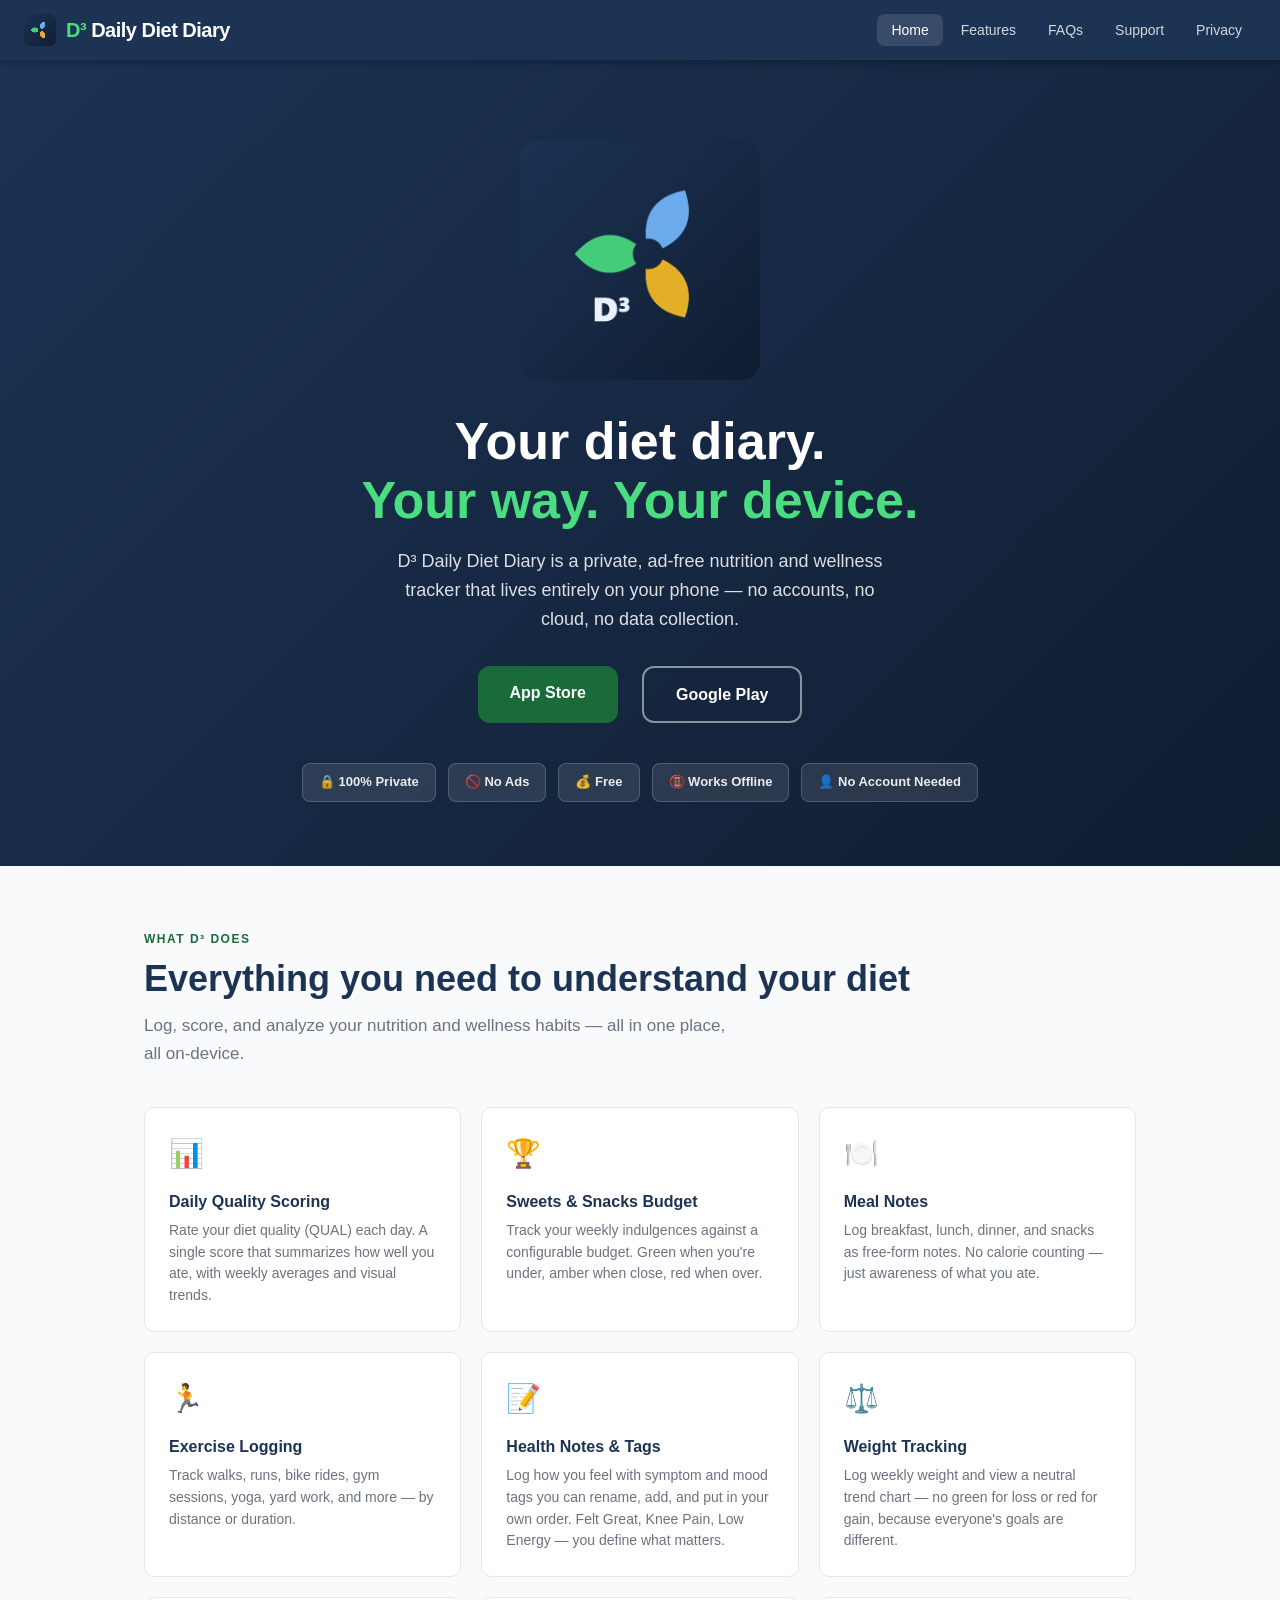
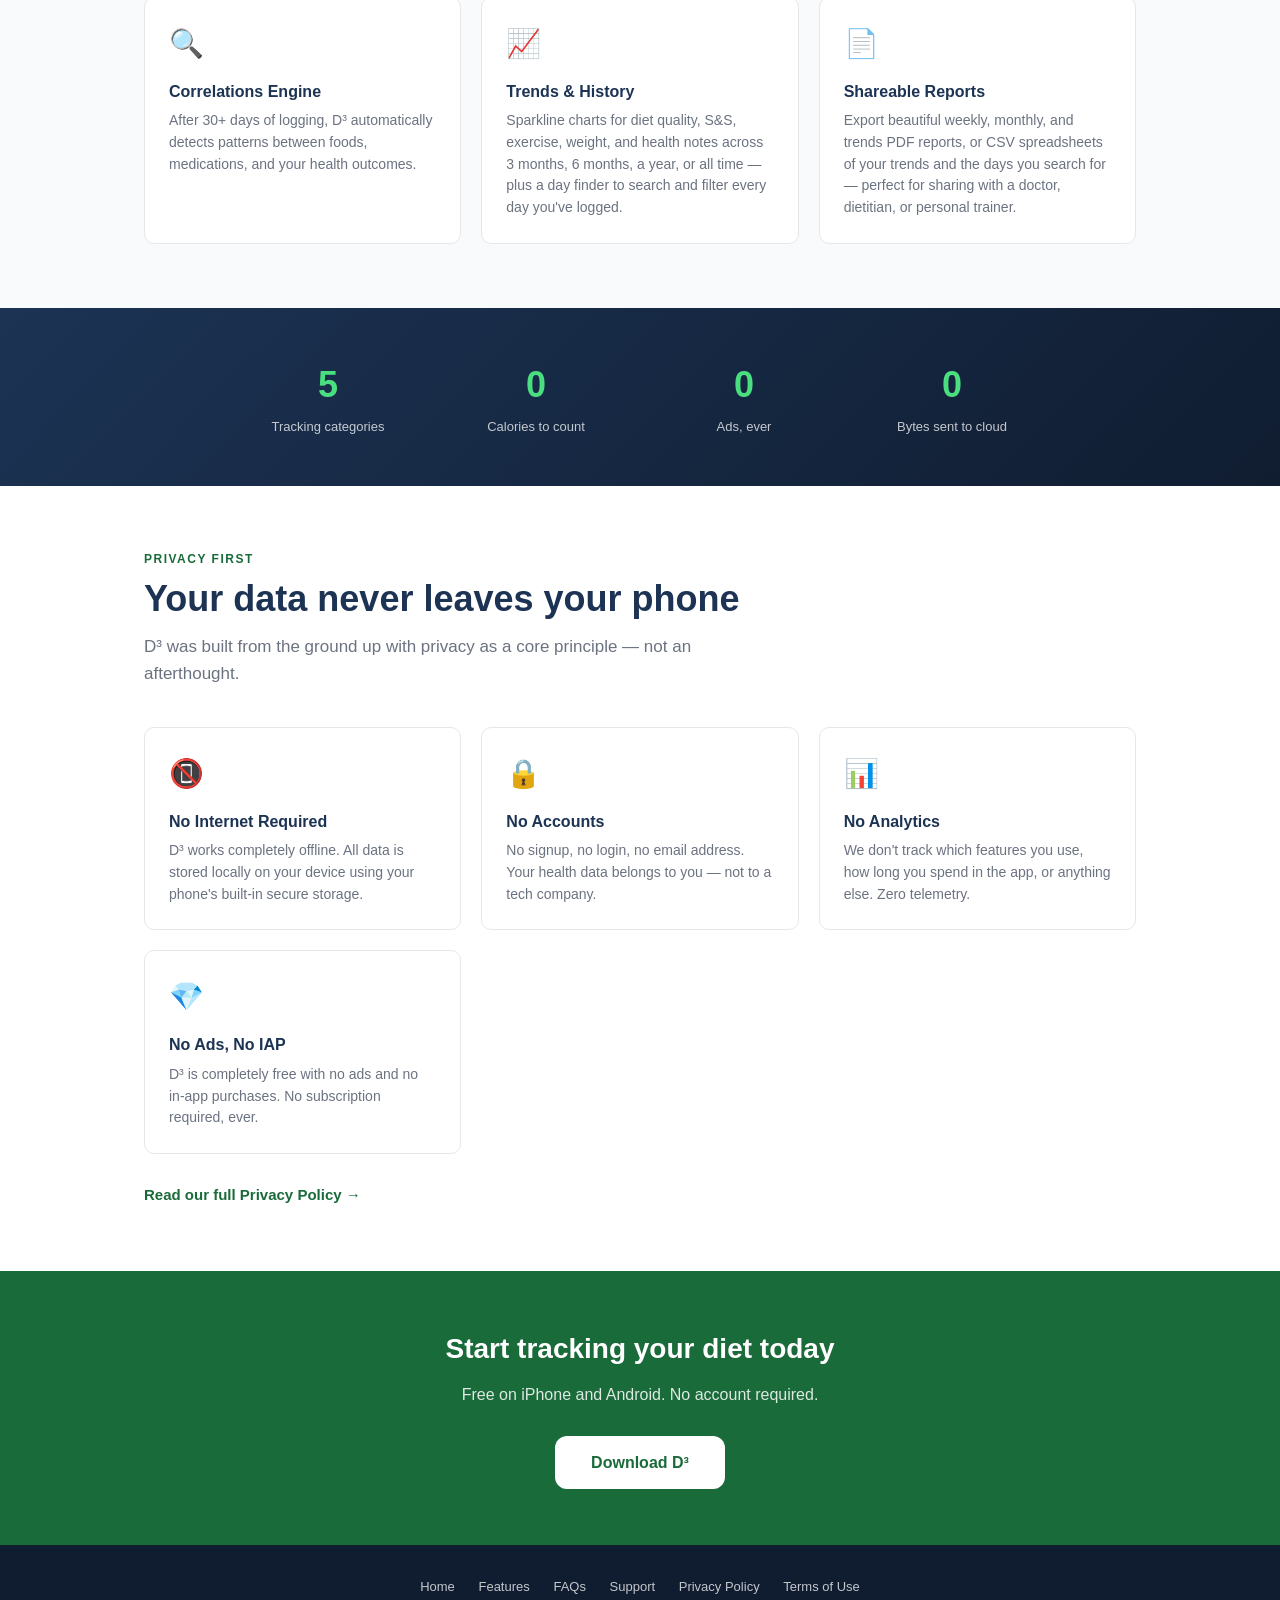
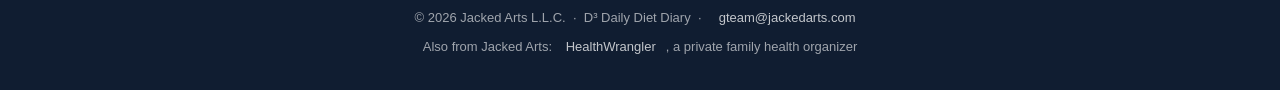
<file: index.html>
<!DOCTYPE html>
<html lang="en">
<head>
  <meta charset="UTF-8">
  <meta name="viewport" content="width=device-width, initial-scale=1.0">
  <title>D³ Daily Diet Diary — Personal Nutrition & Wellness Tracker</title>
  <meta name="description" content="D³ Daily Diet Diary helps you track meals, exercise, health notes, and weight — privately, on your device. No accounts, no ads, no cloud.">
  <style>
/* ─── D³ Daily Diet Diary — Website Stylesheet ──────────────────────────────── */

:root {
  --navy:      #1c3354;
  --navy-dark: #101d31;
  --green:     #1A6B3A;
  --green-lt:  #4ade80;
  --blue:      #74b9ff;
  --amber:     #fbbf24;
  --text:      #1f2937;
  --text-sec:  #6b7280;
  --bg:        #f9fafb;
  --card:      #ffffff;
  --border:    #e5e7eb;
  --radius:    10px;
}

* { box-sizing: border-box; margin: 0; padding: 0; }

body {
  font-family: -apple-system, BlinkMacSystemFont, 'Segoe UI', Helvetica, Arial, sans-serif;
  color: var(--text);
  background: var(--bg);
  line-height: 1.6;
}

/* ─── Navigation ─────────────────────────────────────────────────────────────── */

nav {
  background: var(--navy);
  padding: 0 24px;
  display: flex;
  align-items: center;
  justify-content: space-between;
  height: 60px;
  position: sticky;
  top: 0;
  z-index: 100;
  box-shadow: 0 2px 8px rgba(0,0,0,0.3);
}

.nav-brand {
  display: flex;
  align-items: center;
  gap: 10px;
  text-decoration: none;
}

.nav-logo-text {
  font-size: 20px;
  font-weight: 900;
  color: #ffffff;
  letter-spacing: -0.5px;
}

.nav-logo-text span { color: var(--green-lt); }

.nav-links {
  display: flex;
  gap: 4px;
  list-style: none;
}

.nav-links a {
  color: rgba(255,255,255,0.8);
  text-decoration: none;
  padding: 8px 14px;
  border-radius: 8px;
  font-size: 14px;
  font-weight: 500;
  transition: all 0.15s;
}

.nav-links a:hover,
.nav-links a.active {
  color: #ffffff;
  background: rgba(255,255,255,0.12);
}

/* hamburger — mobile */
.nav-toggle {
  display: none;
  flex-direction: column;
  gap: 5px;
  cursor: pointer;
  padding: 6px;
  background: none;
  border: none;
}
.nav-toggle span {
  display: block;
  width: 22px;
  height: 2px;
  background: #fff;
  border-radius: 2px;
  transition: all 0.2s;
}

@media (max-width: 640px) {
  .nav-links { display: none; flex-direction: column; position: absolute; top: 60px; left: 0; right: 0; background: var(--navy); padding: 12px; gap: 4px; }
  .nav-links.open { display: flex; }
  .nav-toggle { display: flex; }
}

/* ─── Hero ──────────────────────────────────────────────────────────────────── */

.hero {
  background: linear-gradient(135deg, var(--navy) 0%, var(--navy-dark) 100%);
  color: #fff;
  padding: 80px 24px 64px;
  text-align: center;
}

.hero-leaf {
  display: inline-block;
  margin-bottom: 24px;
}

.hero h1 {
  font-size: clamp(32px, 5vw, 52px);
  font-weight: 900;
  margin-bottom: 16px;
  line-height: 1.15;
}

.hero h1 .d3 { color: var(--green-lt); }

.hero p {
  font-size: 18px;
  opacity: 0.85;
  max-width: 520px;
  margin: 0 auto 32px;
}

.btn {
  display: inline-block;
  padding: 14px 32px;
  border-radius: 12px;
  font-size: 16px;
  font-weight: 700;
  text-decoration: none;
  transition: all 0.15s;
  cursor: pointer;
  border: none;
}

.btn-primary {
  background: var(--green);
  color: #fff;
}
.btn-primary:hover { background: #155d31; transform: translateY(-1px); }

.btn-outline {
  background: transparent;
  color: #fff;
  border: 2px solid rgba(255,255,255,0.5);
  margin-left: 12px;
}
.btn-outline:hover { border-color: #fff; background: rgba(255,255,255,0.08); }

.hero-btns { display: flex; gap: 12px; justify-content: center; flex-wrap: wrap; }

/* ─── Badges ────────────────────────────────────────────────────────────────── */

.badge-row {
  display: flex;
  gap: 12px;
  justify-content: center;
  flex-wrap: wrap;
  margin-top: 40px;
}

.badge {
  background: rgba(255,255,255,0.10);
  border: 1px solid rgba(255,255,255,0.18);
  border-radius: 8px;
  padding: 8px 16px;
  font-size: 13px;
  font-weight: 600;
  color: rgba(255,255,255,0.9);
}

/* ─── Section ────────────────────────────────────────────────────────────────── */

.section {
  padding: 64px 24px;
  max-width: 1040px;
  margin: 0 auto;
}

.section-alt {
  background: #fff;
}
.section-alt .section { /* inner wrapper still constrained */ }
.section-alt-inner {
  background: #fff;
  padding: 64px 24px;
}
.section-alt-inner > * { max-width: 1040px; margin-left: auto; margin-right: auto; }

.section-label {
  font-size: 12px;
  font-weight: 700;
  text-transform: uppercase;
  letter-spacing: 1.5px;
  color: var(--green);
  margin-bottom: 8px;
}

.section-title {
  font-size: clamp(26px, 3.5vw, 36px);
  font-weight: 800;
  color: var(--navy);
  margin-bottom: 12px;
  line-height: 1.2;
}

.section-sub {
  font-size: 17px;
  color: var(--text-sec);
  max-width: 600px;
  margin-bottom: 40px;
}

/* ─── Feature grid ───────────────────────────────────────────────────────────── */

.feature-grid {
  display: grid;
  grid-template-columns: repeat(auto-fill, minmax(280px, 1fr));
  gap: 20px;
}

.feature-card {
  background: var(--card);
  border: 1px solid var(--border);
  border-radius: var(--radius);
  padding: 24px;
  transition: box-shadow 0.15s, transform 0.15s;
}

.feature-card:hover { box-shadow: 0 4px 16px rgba(0,0,0,0.08); transform: translateY(-2px); }

.feature-icon {
  font-size: 28px;
  margin-bottom: 12px;
  display: block;
}

.feature-card h3 {
  font-size: 16px;
  font-weight: 700;
  color: var(--navy);
  margin-bottom: 6px;
}

.feature-card p {
  font-size: 14px;
  color: var(--text-sec);
  line-height: 1.55;
}

/* ─── Stats band ─────────────────────────────────────────────────────────────── */

.stats-band {
  background: linear-gradient(135deg, var(--navy), var(--navy-dark));
  color: #fff;
  padding: 48px 24px;
  text-align: center;
}

.stats-inner {
  max-width: 800px;
  margin: 0 auto;
  display: grid;
  grid-template-columns: repeat(auto-fit, minmax(150px, 1fr));
  gap: 32px;
}

.stat-item .stat-val {
  font-size: 36px;
  font-weight: 900;
  color: var(--green-lt);
  display: block;
}
.stat-item .stat-label {
  font-size: 13px;
  opacity: 0.75;
  margin-top: 4px;
}

/* ─── CTA ────────────────────────────────────────────────────────────────────── */

.cta-band {
  background: var(--green);
  color: #fff;
  text-align: center;
  padding: 56px 24px;
}

.cta-band h2 { font-size: 28px; font-weight: 800; margin-bottom: 10px; }
.cta-band p  { opacity: 0.85; margin-bottom: 28px; }
.cta-band .btn-cta {
  background: #fff;
  color: var(--green);
  font-weight: 800;
  padding: 14px 36px;
  border-radius: 12px;
  text-decoration: none;
  font-size: 16px;
  display: inline-block;
  transition: transform 0.15s;
}
.cta-band .btn-cta:hover { transform: translateY(-2px); }

/* ─── Page header (interior pages) ──────────────────────────────────────────── */

.page-header {
  background: linear-gradient(135deg, var(--navy), var(--navy-dark));
  color: #fff;
  padding: 56px 24px 48px;
  text-align: center;
}

.page-header h1 {
  font-size: clamp(28px, 4vw, 42px);
  font-weight: 900;
  margin-bottom: 10px;
}

.page-header p {
  font-size: 17px;
  opacity: 0.82;
  max-width: 500px;
  margin: 0 auto;
}

/* ─── Prose (policy, support, etc.) ─────────────────────────────────────────── */

.prose {
  max-width: 760px;
  margin: 0 auto;
  padding: 56px 24px;
}

.prose h2 {
  font-size: 22px;
  font-weight: 800;
  color: var(--navy);
  margin: 36px 0 10px;
  padding-top: 8px;
  border-top: 2px solid var(--border);
}
.prose h2:first-of-type { border-top: none; margin-top: 0; }

.prose h3 {
  font-size: 17px;
  font-weight: 700;
  color: var(--navy);
  margin: 20px 0 6px;
}

.prose p {
  font-size: 15px;
  color: var(--text);
  margin-bottom: 14px;
  line-height: 1.7;
}

.prose ul, .prose ol {
  margin: 10px 0 16px 20px;
}

.prose li {
  font-size: 15px;
  color: var(--text);
  margin-bottom: 6px;
  line-height: 1.65;
}

.prose a {
  color: var(--green);
  text-decoration: underline;
}

.prose .updated {
  font-size: 13px;
  color: var(--text-sec);
  margin-bottom: 28px;
  font-style: italic;
}

/* ─── FAQ accordion ──────────────────────────────────────────────────────────── */

.faq-list {
  max-width: 760px;
  margin: 0 auto;
}

.faq-item {
  border: 1px solid var(--border);
  border-radius: var(--radius);
  margin-bottom: 10px;
  background: #fff;
}

.faq-q {
  width: 100%;
  text-align: left;
  background: none;
  border: none;
  padding: 18px 20px;
  font-size: 15px;
  font-weight: 700;
  color: var(--navy);
  cursor: pointer;
  display: flex;
  justify-content: space-between;
  align-items: center;
  gap: 12px;
}

.faq-q .arrow {
  font-size: 12px;
  transition: transform 0.2s;
  flex-shrink: 0;
  color: var(--text-sec);
}

.faq-item.open .arrow { transform: rotate(180deg); }

.faq-a {
  display: none;
  padding: 0 20px 18px;
  font-size: 15px;
  color: var(--text);
  line-height: 1.7;
  border-top: 1px solid var(--border);
  padding-top: 14px;
}

.faq-item.open .faq-a { display: block; }

/* ─── Contact card ───────────────────────────────────────────────────────────── */

.contact-card {
  background: #fff;
  border: 1px solid var(--border);
  border-radius: var(--radius);
  padding: 28px;
  margin-bottom: 20px;
}

.contact-card h3 {
  font-size: 17px;
  font-weight: 700;
  color: var(--navy);
  margin-bottom: 8px;
}

.contact-card p {
  font-size: 15px;
  color: var(--text-sec);
  margin-bottom: 16px;
}

.contact-card a {
  display: inline-block;
  background: var(--green);
  color: #fff;
  text-decoration: none;
  padding: 10px 22px;
  border-radius: 8px;
  font-weight: 700;
  font-size: 14px;
  transition: background 0.15s;
}

.contact-card a:hover { background: #155d31; }

/* ─── Pill tags ──────────────────────────────────────────────────────────────── */

.pill-row { display: flex; flex-wrap: wrap; gap: 8px; margin-top: 8px; }
.pill {
  background: rgba(26,107,58,0.10);
  color: var(--green);
  border: 1px solid rgba(26,107,58,0.25);
  border-radius: 20px;
  padding: 4px 12px;
  font-size: 13px;
  font-weight: 600;
}

/* ─── Footer ─────────────────────────────────────────────────────────────────── */

footer {
  background: var(--navy-dark);
  color: rgba(255,255,255,0.6);
  text-align: center;
  padding: 32px 24px;
  font-size: 13px;
}

footer a {
  color: rgba(255,255,255,0.75);
  text-decoration: none;
  margin: 0 10px;
}
footer a:hover { color: #fff; }

.footer-links { margin-bottom: 10px; }

/* ─── Tri-leaf SVG logo ──────────────────────────────────────────────────────── */

.triLeaf { display: inline-block; }

</style>
<link rel="icon" type="image/png" sizes="16x16" href="favicon-16x16.png">
<link rel="icon" type="image/png" sizes="32x32" href="favicon-32x32.png">
<link rel="apple-touch-icon" href="apple-touch-icon.png">
</head>
<body>

<!-- Navigation -->
<nav>
  <a class="nav-brand" href="index.html">
    <img src="favicon-32x32.png" alt="D³" width="32" height="32" style="border-radius:7px;display:block;">
    <span class="nav-logo-text"><span>D³</span> Daily Diet Diary</span>
  </a>
  <button class="nav-toggle" id="navToggle" aria-label="Toggle menu">
    <span></span><span></span><span></span>
  </button>
  <ul class="nav-links" id="navLinks">
    <li><a href="index.html" class="active">Home</a></li>
    <li><a href="features.html">Features</a></li>
    <li><a href="faqs.html">FAQs</a></li>
    <li><a href="support.html">Support</a></li>
    <li><a href="privacy-policy.html">Privacy</a></li>
  </ul>
</nav>

<!-- Hero -->
<section class="hero">
  <div class="hero-leaf">
    <img src="android-chrome-512x512.png" alt="D³ Daily Diet Diary" width="240" height="240" style="border-radius:18px;display:block;">
  </div>
  <h1>Your diet diary.<br><span class="d3">Your way. Your device.</span></h1>
  <p>D³ Daily Diet Diary is a private, ad-free nutrition and wellness tracker that lives entirely on your phone — no accounts, no cloud, no data collection.</p>
  <div class="hero-btns">
    <a class="btn btn-primary" href="https://apps.apple.com/us/app/daily-diet-diary/id6771418257">App Store</a>
    <a class="btn btn-outline" href="https://play.google.com/store/apps/details?id=com.jackedarts.dailydietdiary">Google Play</a>
  </div>
  <div class="badge-row">
    <span class="badge">🔒 100% Private</span>
    <span class="badge">🚫 No Ads</span>
    <span class="badge">💰 Free</span>
    <span class="badge">📵 Works Offline</span>
    <span class="badge">👤 No Account Needed</span>
  </div>
</section>

<!-- Key features -->
<div class="section">
  <div class="section-label">What D³ Does</div>
  <h2 class="section-title">Everything you need to understand your diet</h2>
  <p class="section-sub">Log, score, and analyze your nutrition and wellness habits — all in one place, all on-device.</p>

  <div class="feature-grid">
    <div class="feature-card">
      <span class="feature-icon">📊</span>
      <h3>Daily Quality Scoring</h3>
      <p>Rate your diet quality (QUAL) each day. A single score that summarizes how well you ate, with weekly averages and visual trends.</p>
    </div>
    <div class="feature-card">
      <span class="feature-icon">🏆</span>
      <h3>Sweets & Snacks Budget</h3>
      <p>Track your weekly indulgences against a configurable budget. Green when you're under, amber when close, red when over.</p>
    </div>
    <div class="feature-card">
      <span class="feature-icon">🍽️</span>
      <h3>Meal Notes</h3>
      <p>Log breakfast, lunch, dinner, and snacks as free-form notes. No calorie counting — just awareness of what you ate.</p>
    </div>
    <div class="feature-card">
      <span class="feature-icon">🏃</span>
      <h3>Exercise Logging</h3>
      <p>Track walks, runs, bike rides, gym sessions, yoga, yard work, and more — by distance or duration.</p>
    </div>
    <div class="feature-card">
      <span class="feature-icon">📝</span>
      <h3>Health Notes & Tags</h3>
      <p>Log how you feel with symptom and mood tags you can rename, add, and put in your own order. Felt Great, Knee Pain, Low Energy — you define what matters.</p>
    </div>
    <div class="feature-card">
      <span class="feature-icon">⚖️</span>
      <h3>Weight Tracking</h3>
      <p>Log weekly weight and view a neutral trend chart — no green for loss or red for gain, because everyone's goals are different.</p>
    </div>
    <div class="feature-card">
      <span class="feature-icon">🔍</span>
      <h3>Correlations Engine</h3>
      <p>After 30+ days of logging, D³ automatically detects patterns between foods, medications, and your health outcomes.</p>
    </div>
    <div class="feature-card">
      <span class="feature-icon">📈</span>
      <h3>Trends & History</h3>
      <p>Sparkline charts for diet quality, S&S, exercise, weight, and health notes across 3 months, 6 months, a year, or all time — plus a day finder to search and filter every day you've logged.</p>
    </div>
    <div class="feature-card">
      <span class="feature-icon">📄</span>
      <h3>Shareable Reports</h3>
      <p>Export beautiful weekly, monthly, and trends PDF reports, or CSV spreadsheets of your trends and the days you search for — perfect for sharing with a doctor, dietitian, or personal trainer.</p>
    </div>
  </div>
</div>

<!-- Stats band -->
<div class="stats-band">
  <div class="stats-inner">
    <div class="stat-item">
      <span class="stat-val">5</span>
      <div class="stat-label">Tracking categories</div>
    </div>
    <div class="stat-item">
      <span class="stat-val">0</span>
      <div class="stat-label">Calories to count</div>
    </div>
    <div class="stat-item">
      <span class="stat-val">0</span>
      <div class="stat-label">Ads, ever</div>
    </div>
    <div class="stat-item">
      <span class="stat-val">0</span>
      <div class="stat-label">Bytes sent to cloud</div>
    </div>
  </div>
</div>

<!-- Privacy section -->
<div class="section-alt-inner">
  <div class="section" style="padding-top: 0; padding-bottom: 0;">
    <div class="section-label">Privacy First</div>
    <h2 class="section-title">Your data never leaves your phone</h2>
    <p class="section-sub">D³ was built from the ground up with privacy as a core principle — not an afterthought.</p>

    <div class="feature-grid">
      <div class="feature-card">
        <span class="feature-icon">📵</span>
        <h3>No Internet Required</h3>
        <p>D³ works completely offline. All data is stored locally on your device using your phone's built-in secure storage.</p>
      </div>
      <div class="feature-card">
        <span class="feature-icon">🔒</span>
        <h3>No Accounts</h3>
        <p>No signup, no login, no email address. Your health data belongs to you — not to a tech company.</p>
      </div>
      <div class="feature-card">
        <span class="feature-icon">📊</span>
        <h3>No Analytics</h3>
        <p>We don't track which features you use, how long you spend in the app, or anything else. Zero telemetry.</p>
      </div>
      <div class="feature-card">
        <span class="feature-icon">💎</span>
        <h3>No Ads, No IAP</h3>
        <p>D³ is completely free with no ads and no in-app purchases. No subscription required, ever.</p>
      </div>
    </div>

    <p style="margin-top: 28px;">
      <a href="privacy-policy.html" style="color: var(--green); font-weight: 700; text-decoration: none; font-size: 15px;">Read our full Privacy Policy →</a>
    </p>
  </div>
</div>

<!-- CTA -->
<div class="cta-band">
  <h2>Start tracking your diet today</h2>
  <p>Free on iPhone and Android. No account required.</p>
  <a class="btn-cta" href="#">Download D³</a>
</div>

<!-- Footer -->
<footer>
  <div class="footer-links">
    <a href="index.html">Home</a>
    <a href="features.html">Features</a>
    <a href="faqs.html">FAQs</a>
    <a href="support.html">Support</a>
    <a href="privacy-policy.html">Privacy Policy</a>
    <a href="terms.html">Terms of Use</a>
  </div>
  <p>© 2026 Jacked Arts L.L.C. &nbsp;·&nbsp; D³ Daily Diet Diary &nbsp;·&nbsp; <a href="mailto:gteam@jackedarts.com">gteam@jackedarts.com</a></p>
  <p style="margin-top:8px">Also from Jacked Arts: <a href="https://jabill.github.io/healthwrangler-app/">HealthWrangler</a>, a private family health organizer</p>
</footer>

<script>
  const toggle = document.getElementById('navToggle');
  const links  = document.getElementById('navLinks');
  if (toggle) toggle.addEventListener('click', () => links.classList.toggle('open'));
</script>
</body>
</html>
</file>
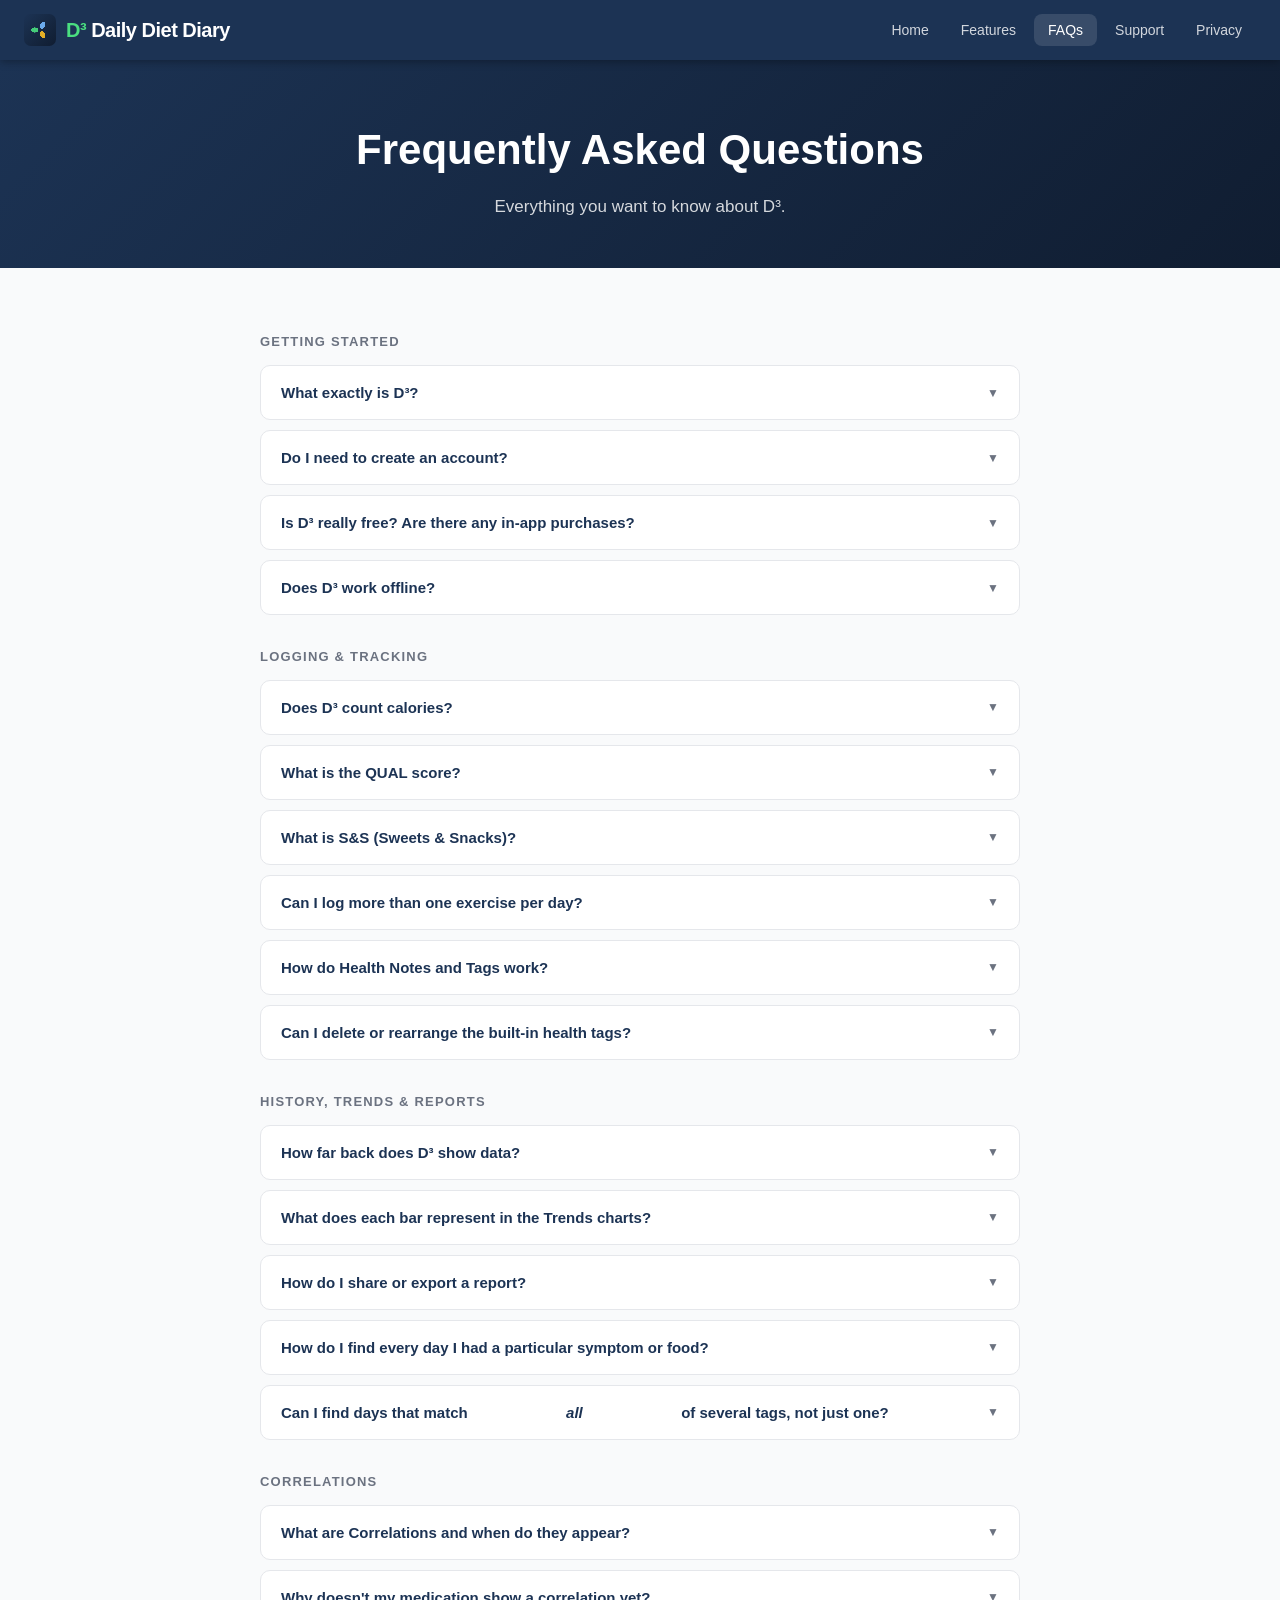
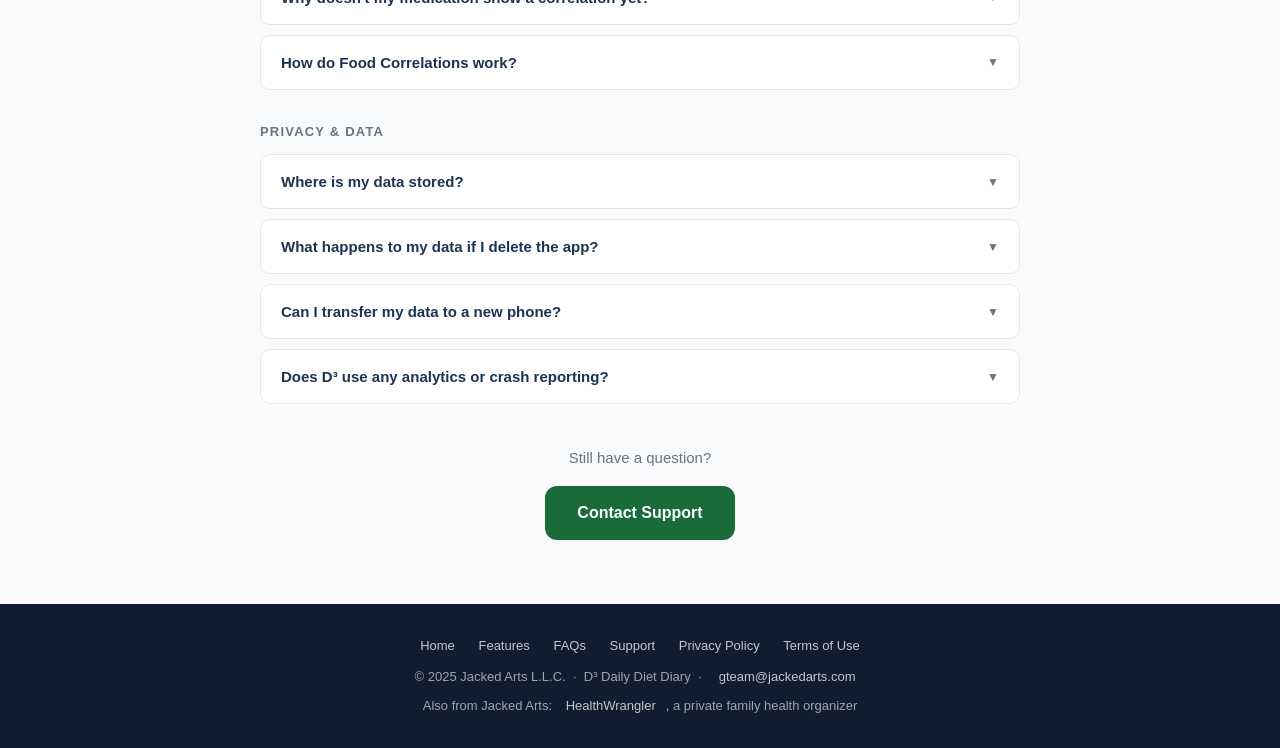
<file: faqs.html>
<!DOCTYPE html>
<html lang="en">
<head>
  <meta charset="UTF-8">
  <meta name="viewport" content="width=device-width, initial-scale=1.0">
  <title>FAQs — D³ Daily Diet Diary</title>
  <meta name="description" content="Frequently asked questions about D³ Daily Diet Diary — what it tracks, how it works, privacy, data, and more.">
  <style>
/* ─── D³ Daily Diet Diary — Website Stylesheet ──────────────────────────────── */

:root {
  --navy:      #1c3354;
  --navy-dark: #101d31;
  --green:     #1A6B3A;
  --green-lt:  #4ade80;
  --blue:      #74b9ff;
  --amber:     #fbbf24;
  --text:      #1f2937;
  --text-sec:  #6b7280;
  --bg:        #f9fafb;
  --card:      #ffffff;
  --border:    #e5e7eb;
  --radius:    10px;
}

* { box-sizing: border-box; margin: 0; padding: 0; }

body {
  font-family: -apple-system, BlinkMacSystemFont, 'Segoe UI', Helvetica, Arial, sans-serif;
  color: var(--text);
  background: var(--bg);
  line-height: 1.6;
}

/* ─── Navigation ─────────────────────────────────────────────────────────────── */

nav {
  background: var(--navy);
  padding: 0 24px;
  display: flex;
  align-items: center;
  justify-content: space-between;
  height: 60px;
  position: sticky;
  top: 0;
  z-index: 100;
  box-shadow: 0 2px 8px rgba(0,0,0,0.3);
}

.nav-brand {
  display: flex;
  align-items: center;
  gap: 10px;
  text-decoration: none;
}

.nav-logo-text {
  font-size: 20px;
  font-weight: 900;
  color: #ffffff;
  letter-spacing: -0.5px;
}

.nav-logo-text span { color: var(--green-lt); }

.nav-links {
  display: flex;
  gap: 4px;
  list-style: none;
}

.nav-links a {
  color: rgba(255,255,255,0.8);
  text-decoration: none;
  padding: 8px 14px;
  border-radius: 8px;
  font-size: 14px;
  font-weight: 500;
  transition: all 0.15s;
}

.nav-links a:hover,
.nav-links a.active {
  color: #ffffff;
  background: rgba(255,255,255,0.12);
}

/* hamburger — mobile */
.nav-toggle {
  display: none;
  flex-direction: column;
  gap: 5px;
  cursor: pointer;
  padding: 6px;
  background: none;
  border: none;
}
.nav-toggle span {
  display: block;
  width: 22px;
  height: 2px;
  background: #fff;
  border-radius: 2px;
  transition: all 0.2s;
}

@media (max-width: 640px) {
  .nav-links { display: none; flex-direction: column; position: absolute; top: 60px; left: 0; right: 0; background: var(--navy); padding: 12px; gap: 4px; }
  .nav-links.open { display: flex; }
  .nav-toggle { display: flex; }
}

/* ─── Hero ──────────────────────────────────────────────────────────────────── */

.hero {
  background: linear-gradient(135deg, var(--navy) 0%, var(--navy-dark) 100%);
  color: #fff;
  padding: 80px 24px 64px;
  text-align: center;
}

.hero-leaf {
  display: inline-block;
  margin-bottom: 24px;
}

.hero h1 {
  font-size: clamp(32px, 5vw, 52px);
  font-weight: 900;
  margin-bottom: 16px;
  line-height: 1.15;
}

.hero h1 .d3 { color: var(--green-lt); }

.hero p {
  font-size: 18px;
  opacity: 0.85;
  max-width: 520px;
  margin: 0 auto 32px;
}

.btn {
  display: inline-block;
  padding: 14px 32px;
  border-radius: 12px;
  font-size: 16px;
  font-weight: 700;
  text-decoration: none;
  transition: all 0.15s;
  cursor: pointer;
  border: none;
}

.btn-primary {
  background: var(--green);
  color: #fff;
}
.btn-primary:hover { background: #155d31; transform: translateY(-1px); }

.btn-outline {
  background: transparent;
  color: #fff;
  border: 2px solid rgba(255,255,255,0.5);
  margin-left: 12px;
}
.btn-outline:hover { border-color: #fff; background: rgba(255,255,255,0.08); }

.hero-btns { display: flex; gap: 12px; justify-content: center; flex-wrap: wrap; }

/* ─── Badges ────────────────────────────────────────────────────────────────── */

.badge-row {
  display: flex;
  gap: 12px;
  justify-content: center;
  flex-wrap: wrap;
  margin-top: 40px;
}

.badge {
  background: rgba(255,255,255,0.10);
  border: 1px solid rgba(255,255,255,0.18);
  border-radius: 8px;
  padding: 8px 16px;
  font-size: 13px;
  font-weight: 600;
  color: rgba(255,255,255,0.9);
}

/* ─── Section ────────────────────────────────────────────────────────────────── */

.section {
  padding: 64px 24px;
  max-width: 1040px;
  margin: 0 auto;
}

.section-alt {
  background: #fff;
}
.section-alt .section { /* inner wrapper still constrained */ }
.section-alt-inner {
  background: #fff;
  padding: 64px 24px;
}
.section-alt-inner > * { max-width: 1040px; margin-left: auto; margin-right: auto; }

.section-label {
  font-size: 12px;
  font-weight: 700;
  text-transform: uppercase;
  letter-spacing: 1.5px;
  color: var(--green);
  margin-bottom: 8px;
}

.section-title {
  font-size: clamp(26px, 3.5vw, 36px);
  font-weight: 800;
  color: var(--navy);
  margin-bottom: 12px;
  line-height: 1.2;
}

.section-sub {
  font-size: 17px;
  color: var(--text-sec);
  max-width: 600px;
  margin-bottom: 40px;
}

/* ─── Feature grid ───────────────────────────────────────────────────────────── */

.feature-grid {
  display: grid;
  grid-template-columns: repeat(auto-fill, minmax(280px, 1fr));
  gap: 20px;
}

.feature-card {
  background: var(--card);
  border: 1px solid var(--border);
  border-radius: var(--radius);
  padding: 24px;
  transition: box-shadow 0.15s, transform 0.15s;
}

.feature-card:hover { box-shadow: 0 4px 16px rgba(0,0,0,0.08); transform: translateY(-2px); }

.feature-icon {
  font-size: 28px;
  margin-bottom: 12px;
  display: block;
}

.feature-card h3 {
  font-size: 16px;
  font-weight: 700;
  color: var(--navy);
  margin-bottom: 6px;
}

.feature-card p {
  font-size: 14px;
  color: var(--text-sec);
  line-height: 1.55;
}

/* ─── Stats band ─────────────────────────────────────────────────────────────── */

.stats-band {
  background: linear-gradient(135deg, var(--navy), var(--navy-dark));
  color: #fff;
  padding: 48px 24px;
  text-align: center;
}

.stats-inner {
  max-width: 800px;
  margin: 0 auto;
  display: grid;
  grid-template-columns: repeat(auto-fit, minmax(150px, 1fr));
  gap: 32px;
}

.stat-item .stat-val {
  font-size: 36px;
  font-weight: 900;
  color: var(--green-lt);
  display: block;
}
.stat-item .stat-label {
  font-size: 13px;
  opacity: 0.75;
  margin-top: 4px;
}

/* ─── CTA ────────────────────────────────────────────────────────────────────── */

.cta-band {
  background: var(--green);
  color: #fff;
  text-align: center;
  padding: 56px 24px;
}

.cta-band h2 { font-size: 28px; font-weight: 800; margin-bottom: 10px; }
.cta-band p  { opacity: 0.85; margin-bottom: 28px; }
.cta-band .btn-cta {
  background: #fff;
  color: var(--green);
  font-weight: 800;
  padding: 14px 36px;
  border-radius: 12px;
  text-decoration: none;
  font-size: 16px;
  display: inline-block;
  transition: transform 0.15s;
}
.cta-band .btn-cta:hover { transform: translateY(-2px); }

/* ─── Page header (interior pages) ──────────────────────────────────────────── */

.page-header {
  background: linear-gradient(135deg, var(--navy), var(--navy-dark));
  color: #fff;
  padding: 56px 24px 48px;
  text-align: center;
}

.page-header h1 {
  font-size: clamp(28px, 4vw, 42px);
  font-weight: 900;
  margin-bottom: 10px;
}

.page-header p {
  font-size: 17px;
  opacity: 0.82;
  max-width: 500px;
  margin: 0 auto;
}

/* ─── Prose (policy, support, etc.) ─────────────────────────────────────────── */

.prose {
  max-width: 760px;
  margin: 0 auto;
  padding: 56px 24px;
}

.prose h2 {
  font-size: 22px;
  font-weight: 800;
  color: var(--navy);
  margin: 36px 0 10px;
  padding-top: 8px;
  border-top: 2px solid var(--border);
}
.prose h2:first-of-type { border-top: none; margin-top: 0; }

.prose h3 {
  font-size: 17px;
  font-weight: 700;
  color: var(--navy);
  margin: 20px 0 6px;
}

.prose p {
  font-size: 15px;
  color: var(--text);
  margin-bottom: 14px;
  line-height: 1.7;
}

.prose ul, .prose ol {
  margin: 10px 0 16px 20px;
}

.prose li {
  font-size: 15px;
  color: var(--text);
  margin-bottom: 6px;
  line-height: 1.65;
}

.prose a {
  color: var(--green);
  text-decoration: underline;
}

.prose .updated {
  font-size: 13px;
  color: var(--text-sec);
  margin-bottom: 28px;
  font-style: italic;
}

/* ─── FAQ accordion ──────────────────────────────────────────────────────────── */

.faq-list {
  max-width: 760px;
  margin: 0 auto;
}

.faq-item {
  border: 1px solid var(--border);
  border-radius: var(--radius);
  margin-bottom: 10px;
  background: #fff;
}

.faq-q {
  width: 100%;
  text-align: left;
  background: none;
  border: none;
  padding: 18px 20px;
  font-size: 15px;
  font-weight: 700;
  color: var(--navy);
  cursor: pointer;
  display: flex;
  justify-content: space-between;
  align-items: center;
  gap: 12px;
}

.faq-q .arrow {
  font-size: 12px;
  transition: transform 0.2s;
  flex-shrink: 0;
  color: var(--text-sec);
}

.faq-item.open .arrow { transform: rotate(180deg); }

.faq-a {
  display: none;
  padding: 0 20px 18px;
  font-size: 15px;
  color: var(--text);
  line-height: 1.7;
  border-top: 1px solid var(--border);
  padding-top: 14px;
}

.faq-item.open .faq-a { display: block; }

/* ─── Contact card ───────────────────────────────────────────────────────────── */

.contact-card {
  background: #fff;
  border: 1px solid var(--border);
  border-radius: var(--radius);
  padding: 28px;
  margin-bottom: 20px;
}

.contact-card h3 {
  font-size: 17px;
  font-weight: 700;
  color: var(--navy);
  margin-bottom: 8px;
}

.contact-card p {
  font-size: 15px;
  color: var(--text-sec);
  margin-bottom: 16px;
}

.contact-card a {
  display: inline-block;
  background: var(--green);
  color: #fff;
  text-decoration: none;
  padding: 10px 22px;
  border-radius: 8px;
  font-weight: 700;
  font-size: 14px;
  transition: background 0.15s;
}

.contact-card a:hover { background: #155d31; }

/* ─── Pill tags ──────────────────────────────────────────────────────────────── */

.pill-row { display: flex; flex-wrap: wrap; gap: 8px; margin-top: 8px; }
.pill {
  background: rgba(26,107,58,0.10);
  color: var(--green);
  border: 1px solid rgba(26,107,58,0.25);
  border-radius: 20px;
  padding: 4px 12px;
  font-size: 13px;
  font-weight: 600;
}

/* ─── Footer ─────────────────────────────────────────────────────────────────── */

footer {
  background: var(--navy-dark);
  color: rgba(255,255,255,0.6);
  text-align: center;
  padding: 32px 24px;
  font-size: 13px;
}

footer a {
  color: rgba(255,255,255,0.75);
  text-decoration: none;
  margin: 0 10px;
}
footer a:hover { color: #fff; }

.footer-links { margin-bottom: 10px; }

/* ─── Tri-leaf SVG logo ──────────────────────────────────────────────────────── */

.triLeaf { display: inline-block; }

</style>
<link rel="icon" type="image/png" sizes="16x16" href="favicon-16x16.png">
<link rel="icon" type="image/png" sizes="32x32" href="favicon-32x32.png">
<link rel="apple-touch-icon" href="apple-touch-icon.png">
</head>
<body>

<nav>
  <a class="nav-brand" href="index.html">
    <img src="favicon-32x32.png" alt="D³" width="32" height="32" style="border-radius:7px;display:block;">
    <span class="nav-logo-text"><span>D³</span> Daily Diet Diary</span>
  </a>
  <button class="nav-toggle" id="navToggle"><span></span><span></span><span></span></button>
  <ul class="nav-links" id="navLinks">
    <li><a href="index.html">Home</a></li>
    <li><a href="features.html">Features</a></li>
    <li><a href="faqs.html" class="active">FAQs</a></li>
    <li><a href="support.html">Support</a></li>
    <li><a href="privacy-policy.html">Privacy</a></li>
  </ul>
</nav>

<div class="page-header">
  <h1>Frequently Asked Questions</h1>
  <p>Everything you want to know about D³.</p>
</div>

<div class="section">

  <div class="faq-list">

    <h3 style="color: var(--navy); font-size: 13px; font-weight: 700; text-transform: uppercase; letter-spacing: 1.2px; margin: 0 0 12px; color: var(--text-sec);">Getting Started</h3>

    <div class="faq-item">
      <button class="faq-q">
        What exactly is D³?
        <span class="arrow">▼</span>
      </button>
      <div class="faq-a">
        D³ (Daily Diet Diary) is a personal nutrition and wellness tracking app for iPhone and Android. You log your meals, exercise, how you felt, and a diet quality score each day. Over time, the app builds trends, charts, and patterns — all privately on your device, with no accounts and no internet required.
      </div>
    </div>

    <div class="faq-item">
      <button class="faq-q">
        Do I need to create an account?
        <span class="arrow">▼</span>
      </button>
      <div class="faq-a">
        No. D³ requires no account, no sign-up, and no email address. You open the app and start logging. Your data stays on your device.
      </div>
    </div>

    <div class="faq-item">
      <button class="faq-q">
        Is D³ really free? Are there any in-app purchases?
        <span class="arrow">▼</span>
      </button>
      <div class="faq-a">
        Yes, completely free. D³ has no ads, no in-app purchases, no premium tier, and no subscription. All features are available to everyone from the moment they download the app.
      </div>
    </div>

    <div class="faq-item">
      <button class="faq-q">
        Does D³ work offline?
        <span class="arrow">▼</span>
      </button>
      <div class="faq-a">
        Yes. D³ works 100% offline. It doesn't connect to the internet for any feature. You can log entries, view trends, and generate reports without any network connection.
      </div>
    </div>

    <h3 style="color: var(--text-sec); font-size: 13px; font-weight: 700; text-transform: uppercase; letter-spacing: 1.2px; margin: 32px 0 12px;">Logging & Tracking</h3>

    <div class="faq-item">
      <button class="faq-q">
        Does D³ count calories?
        <span class="arrow">▼</span>
      </button>
      <div class="faq-a">
        No — and that's intentional. D³ takes a different approach: you log what you ate in plain language (e.g., "grilled chicken, salad, olive oil dressing") and then give yourself a QUAL (diet quality) score from 0–100. This is faster than calorie counting and encourages reflection rather than arithmetic. Research suggests that diet quality awareness can be as effective as calorie tracking for many people.
      </div>
    </div>

    <div class="faq-item">
      <button class="faq-q">
        What is the QUAL score?
        <span class="arrow">▼</span>
      </button>
      <div class="faq-a">
        QUAL is your subjective diet quality rating for the day, from 0 to 100. You decide what counts as a good day based on your own goals and standards. The app color-codes scores into four tiers: Excellent (≥85%), Good (≥70%), Watch (≥55%), and Poor (&lt;55%). Over time, weekly and long-term averages reveal your trend.
      </div>
    </div>

    <div class="faq-item">
      <button class="faq-q">
        What is S&S (Sweets & Snacks)?
        <span class="arrow">▼</span>
      </button>
      <div class="faq-a">
        S&S tracks your "indulgence servings" — things like desserts, chips, alcohol, or whatever you personally consider an indulgence. You define what counts as one serving in Settings, and you set a weekly budget (default: 12 servings/week). The app shows weekly totals and flags when you're over budget.
      </div>
    </div>

    <div class="faq-item">
      <button class="faq-q">
        Can I log more than one exercise per day?
        <span class="arrow">▼</span>
      </button>
      <div class="faq-a">
        Yes. You can log any number of exercise sessions per day. Distance-based types (Walk/Hike, Run, Bike) are measured in miles; duration-based types (Gym, Yoga, Work, and others) are measured in hours and minutes. You can add a custom label to each session (e.g., "Morning yoga" vs. "Evening flow").
      </div>
    </div>

    <div class="faq-item">
      <button class="faq-q">
        How do Health Notes and Tags work?
        <span class="arrow">▼</span>
      </button>
      <div class="faq-a">
        D³ comes with a set of common tags, and in Settings → Health Tags you can add your own for symptoms, moods, or any other conditions you want to track — like "Knee Pain," "Brain Fog," "Low Energy," or "Felt Great." Every tag, built-in or your own, can be renamed or deleted, and you decide the order: pin a tag to the top, nudge it up or down, or tap "Sort by most used" so your favorites come first on the Day screen. On any given day, you can select applicable tags and add a freeform health note. These tags power the Trends charts and the Correlations engine.
      </div>
    </div>

    <div class="faq-item">
      <button class="faq-q">
        Can I delete or rearrange the built-in health tags?
        <span class="arrow">▼</span>
      </button>
      <div class="faq-a">
        Yes. In Settings → Health Tags, every tag has controls to rename it, delete it, or move it. The order you set is the order of the tags on the Day screen, so you can put the ones you use most at the front. If you delete a tag you've used before, those days keep their notes and scores, but the tag no longer appears in Trends, search or reports for them. If you remove a built-in tag by mistake, "Restore built-in tags" brings it back.
      </div>
    </div>

    <h3 style="color: var(--text-sec); font-size: 13px; font-weight: 700; text-transform: uppercase; letter-spacing: 1.2px; margin: 32px 0 12px;">History, Trends & Reports</h3>

    <div class="faq-item">
      <button class="faq-q">
        How far back does D³ show data?
        <span class="arrow">▼</span>
      </button>
      <div class="faq-a">
        As far back as you've been logging. The Trends view offers 3M, 6M, 1Y, and ALL options. The ALL setting shows every week of data on your device. The List view lets you search and filter any past day, and the calendar button on the Day and Week screens jumps straight to any date.
      </div>
    </div>

    <div class="faq-item">
      <button class="faq-q">
        What does each bar represent in the Trends charts?
        <span class="arrow">▼</span>
      </button>
      <div class="faq-a">
        Each bar represents one week of data. Bar height is proportional to that week's value relative to the peak in the selected range. The number shown to the right of each row is a meaningful aggregate — an average (for QUAL and S&S) or a total (for exercise hours, health tag days) across the entire range, not the scale maximum.
      </div>
    </div>

    <div class="faq-item">
      <button class="faq-q">
        How do I share or export a report?
        <span class="arrow">▼</span>
      </button>
      <div class="faq-a">
        In the Month tab, tap the share icon (↑) in the header to export a monthly PDF, or choose a week from the "Weekly Report" card and tap Share. In the History tab (Trends view), tap the share icon in the date range row to export a trends report as a PDF or a CSV spreadsheet. In the List view, tap the share icon to export the days you've found as a PDF log or CSV. Reports open your device's standard share sheet — AirDrop, Mail, Save to Files, print, and more.
      </div>
    </div>

    <div class="faq-item">
      <button class="faq-q">
        How do I find every day I had a particular symptom or food?
        <span class="arrow">▼</span>
      </button>
      <div class="faq-a">
        Open History and switch to the List view. Type a word in the search box to find it in your meals and health notes, or tap the filter button to narrow by health tags, food categories, exercise types, vitamins and medications, Sweets &amp; Snacks, or QUAL tier. Each result shows why it matched, and a comparison strip shows how matching days differ from all your other days.
      </div>
    </div>

    <div class="faq-item">
      <button class="faq-q">
        Can I find days that match <em>all</em> of several tags, not just one?
        <span class="arrow">▼</span>
      </button>
      <div class="faq-a">
        Yes. In the List view's filter panel, the Health notes, Food category, and Exercise groups each have an "Any of / All of" switch. "Any of" shows days that have at least one of your selections; "All of" shows only days that have every one — for example, days tagged with both a cold and back pain. Different filter groups always combine, so a tag filter plus a QUAL tier shows days that meet both.
      </div>
    </div>

    <h3 style="color: var(--text-sec); font-size: 13px; font-weight: 700; text-transform: uppercase; letter-spacing: 1.2px; margin: 32px 0 12px;">Correlations</h3>

    <div class="faq-item">
      <button class="faq-q">
        What are Correlations and when do they appear?
        <span class="arrow">▼</span>
      </button>
      <div class="faq-a">
        Correlations are statistical patterns D³ detects between things you consume or do (food attributes, medication changes) and your health tag outcomes. You'll find the Correlations card at the bottom of the Month tab and of History → Trends. It needs at least 30 logged entries, and food patterns also need you to turn on the foods to watch in Settings → Correlations and tag them in your meals. Until D³ finds a pattern that meets the statistical thresholds, the card shows a short "No patterns yet" note with a shortcut to set things up.
      </div>
    </div>

    <div class="faq-item">
      <button class="faq-q">
        Why doesn't my medication show a correlation yet?
        <span class="arrow">▼</span>
      </button>
      <div class="faq-a">
        Medication correlations require (1) a medication change event logged in Settings → Medications, (2) at least the lag period plus 7 days since the change (default lag: 30 days, so 37 days total), and (3) at least 3 logged entries before the change and 7 entries after. If you started tracking D³ at the same time as a medication change, there may be no "before" data to compare against, which means a meaningful comparison isn't possible yet.
      </div>
    </div>

    <div class="faq-item">
      <button class="faq-q">
        How do Food Correlations work?
        <span class="arrow">▼</span>
      </button>
      <div class="faq-a">
        In Settings → Correlations, you can switch on a food attribute to "watch" and specify a lag window (how many days after eating that food you might feel effects). When entering Meals, meal "chips" are automatically saved. Long press a chip and mark it with that food attribute (e.g., "Dairy" or "Gluten"). Counting starts the day you switch a food on, so earlier days don't count. D³ then scans your meal notes for days when you logged foods with that attribute, compares your health tag rates on those days (with lag applied) versus days without that food, and surfaces a result when the difference is ≥15% and the rates are high enough to be meaningful.
      </div>
    </div>

    <h3 style="color: var(--text-sec); font-size: 13px; font-weight: 700; text-transform: uppercase; letter-spacing: 1.2px; margin: 32px 0 12px;">Privacy & Data</h3>

    <div class="faq-item">
      <button class="faq-q">
        Where is my data stored?
        <span class="arrow">▼</span>
      </button>
      <div class="faq-a">
        All your data is stored locally on your device using the operating system's built-in secure local storage. Nothing is synced to a cloud server, backed up to our systems, or transmitted anywhere.
      </div>
    </div>

    <div class="faq-item">
      <button class="faq-q">
        What happens to my data if I delete the app?
        <span class="arrow">▼</span>
      </button>
      <div class="faq-a">
        When you uninstall D³, all your data is permanently deleted from your device. Because we have no cloud backup, this data cannot be recovered. If you want to preserve your history before uninstalling, export your reports as PDFs first.
      </div>
    </div>

    <div class="faq-item">
      <button class="faq-q">
        Can I transfer my data to a new phone?
        <span class="arrow">▼</span>
      </button>
      <div class="faq-a">
        Yes. Use Backup &amp; Restore in Settings to export all your D³ data as a single file, save or send it to yourself, then choose Restore on your new phone. Restoring replaces the data on the device, so do it before you start logging on the new phone. Your phone's own backup may also carry the app's data over, depending on your device settings.
      </div>
    </div>

    <div class="faq-item">
      <button class="faq-q">
        Does D³ use any analytics or crash reporting?
        <span class="arrow">▼</span>
      </button>
      <div class="faq-a">
        No. D³ contains no analytics SDKs, no crash reporters, no usage tracking, and no telemetry of any kind. We have no visibility into how you use the app.
      </div>
    </div>

    <div style="text-align: center; padding: 32px 0 0;">
      <p style="color: var(--text-sec); font-size: 15px; margin-bottom: 16px;">Still have a question?</p>
      <a href="support.html" class="btn btn-primary" style="text-decoration: none;">Contact Support</a>
    </div>
  </div>
</div>

<footer>
  <div class="footer-links">
    <a href="index.html">Home</a>
    <a href="features.html">Features</a>
    <a href="faqs.html">FAQs</a>
    <a href="support.html">Support</a>
    <a href="privacy-policy.html">Privacy Policy</a>  
    <a href="terms.html">Terms of Use</a>
  </div>
  <p>© 2025 Jacked Arts L.L.C. &nbsp;·&nbsp; D³ Daily Diet Diary &nbsp;·&nbsp; <a href="mailto:gteam@jackedarts.com">gteam@jackedarts.com</a></p>
  <p style="margin-top:8px">Also from Jacked Arts: <a href="https://jabill.github.io/healthwrangler-app/">HealthWrangler</a>, a private family health organizer</p>
</footer>

<script>
  const toggle = document.getElementById('navToggle');
  const links  = document.getElementById('navLinks');
  if (toggle) toggle.addEventListener('click', () => links.classList.toggle('open'));

  document.querySelectorAll('.faq-q').forEach(btn => {
    btn.addEventListener('click', () => {
      const item = btn.parentElement;
      const wasOpen = item.classList.contains('open');
      document.querySelectorAll('.faq-item').forEach(i => i.classList.remove('open'));
      if (!wasOpen) item.classList.add('open');
    });
  });
</script>
</body>
</html>
</file>
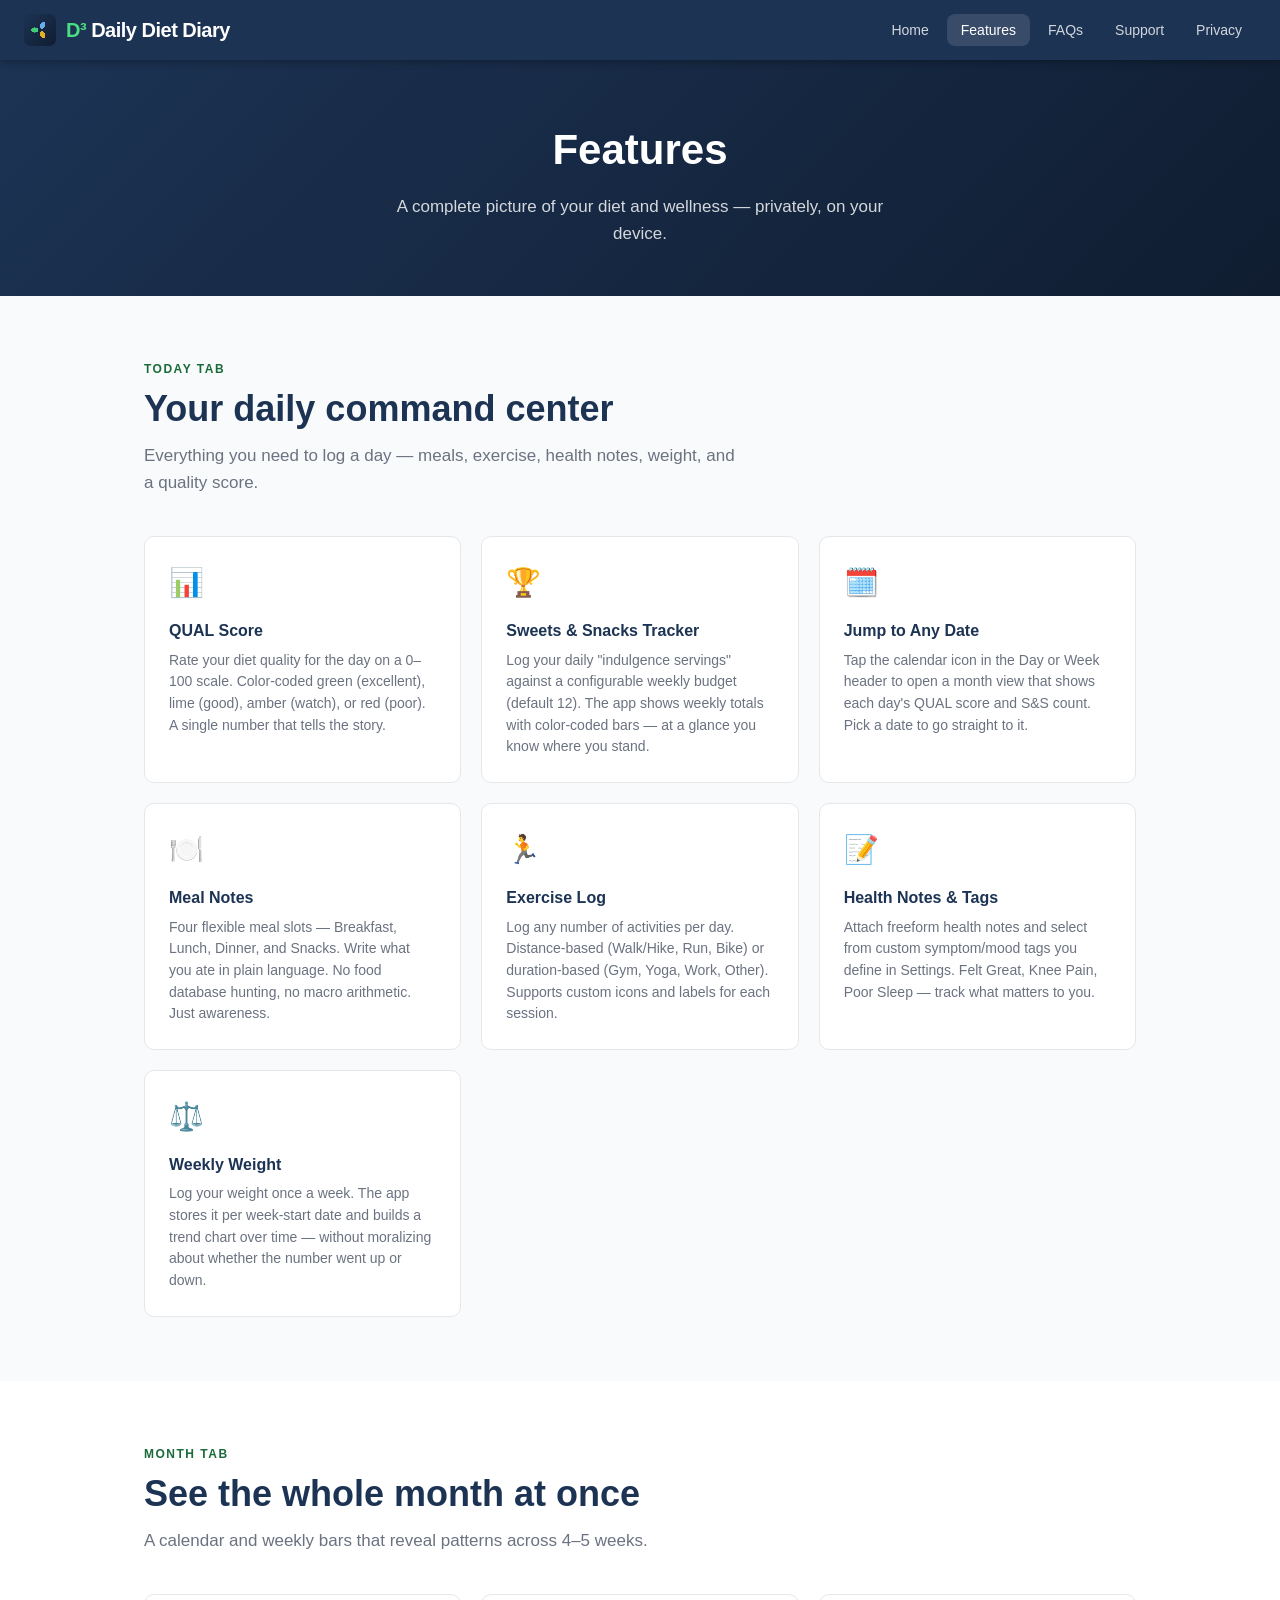
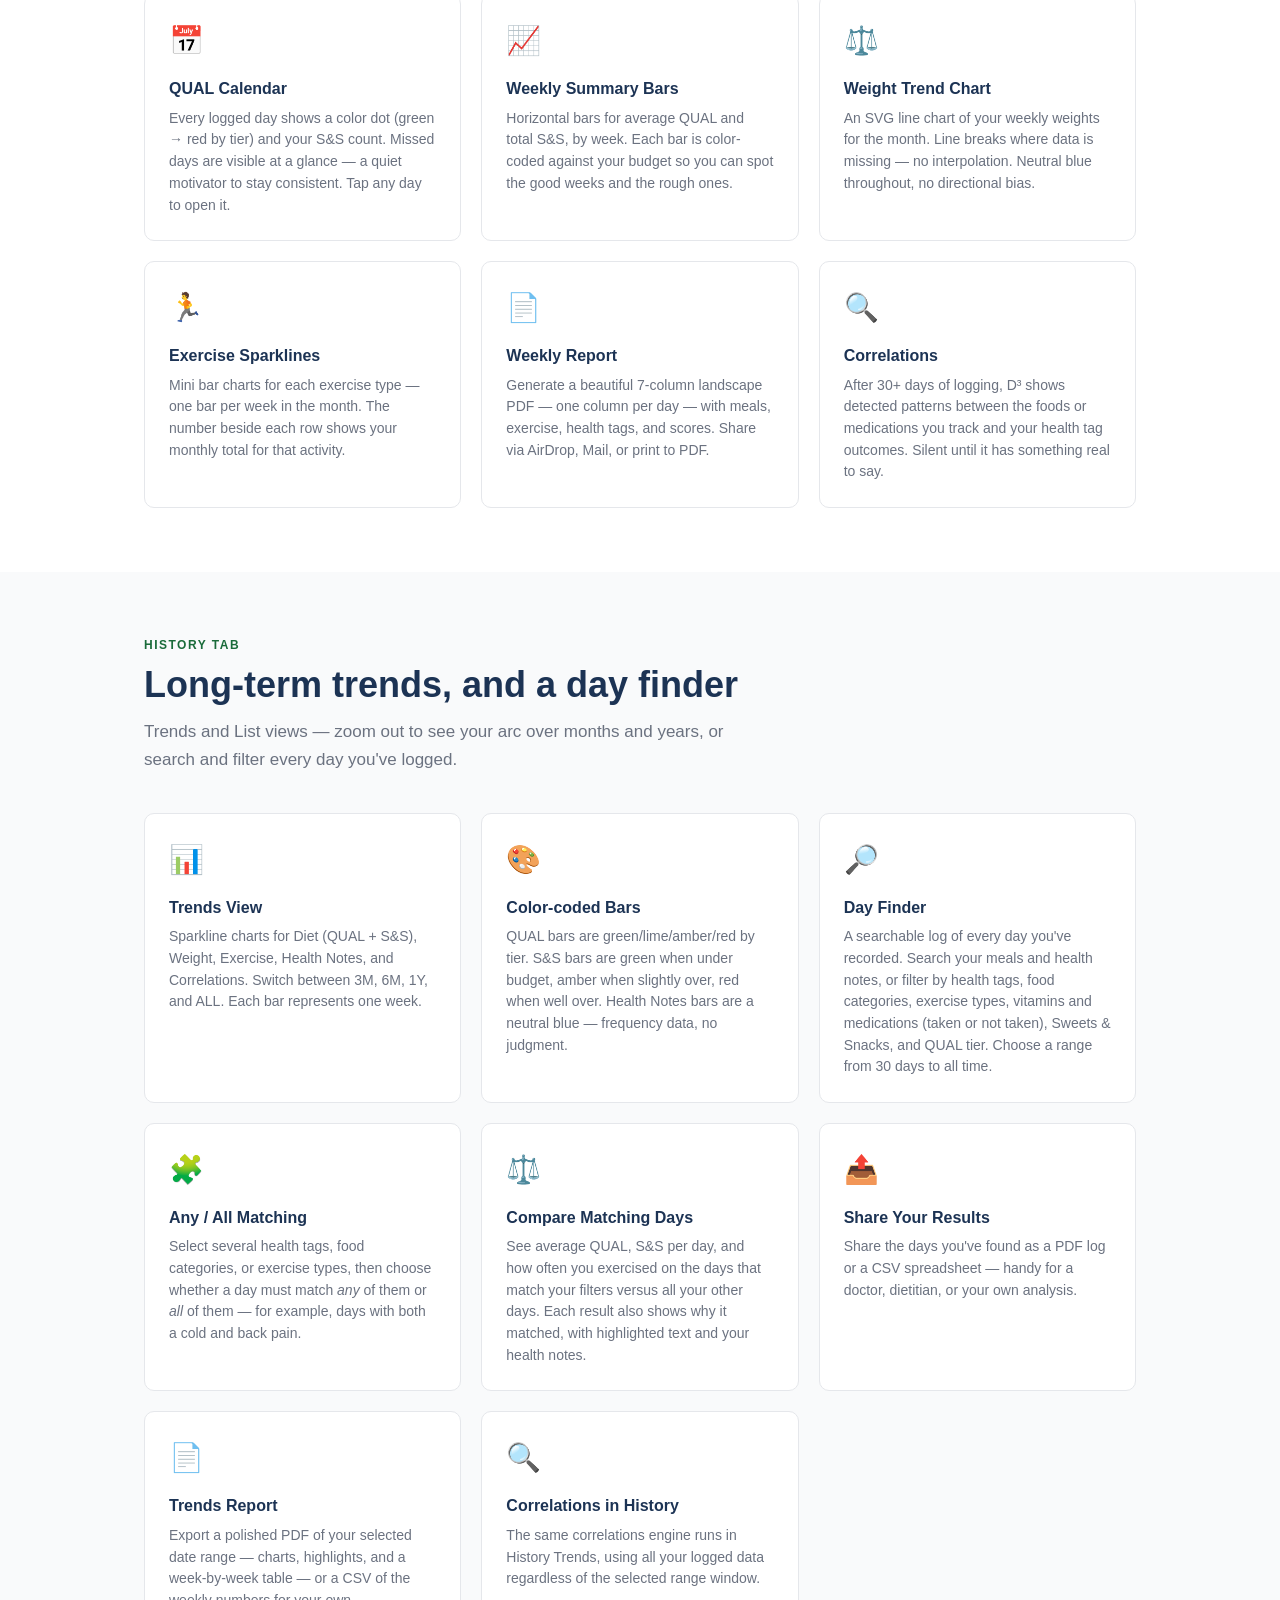
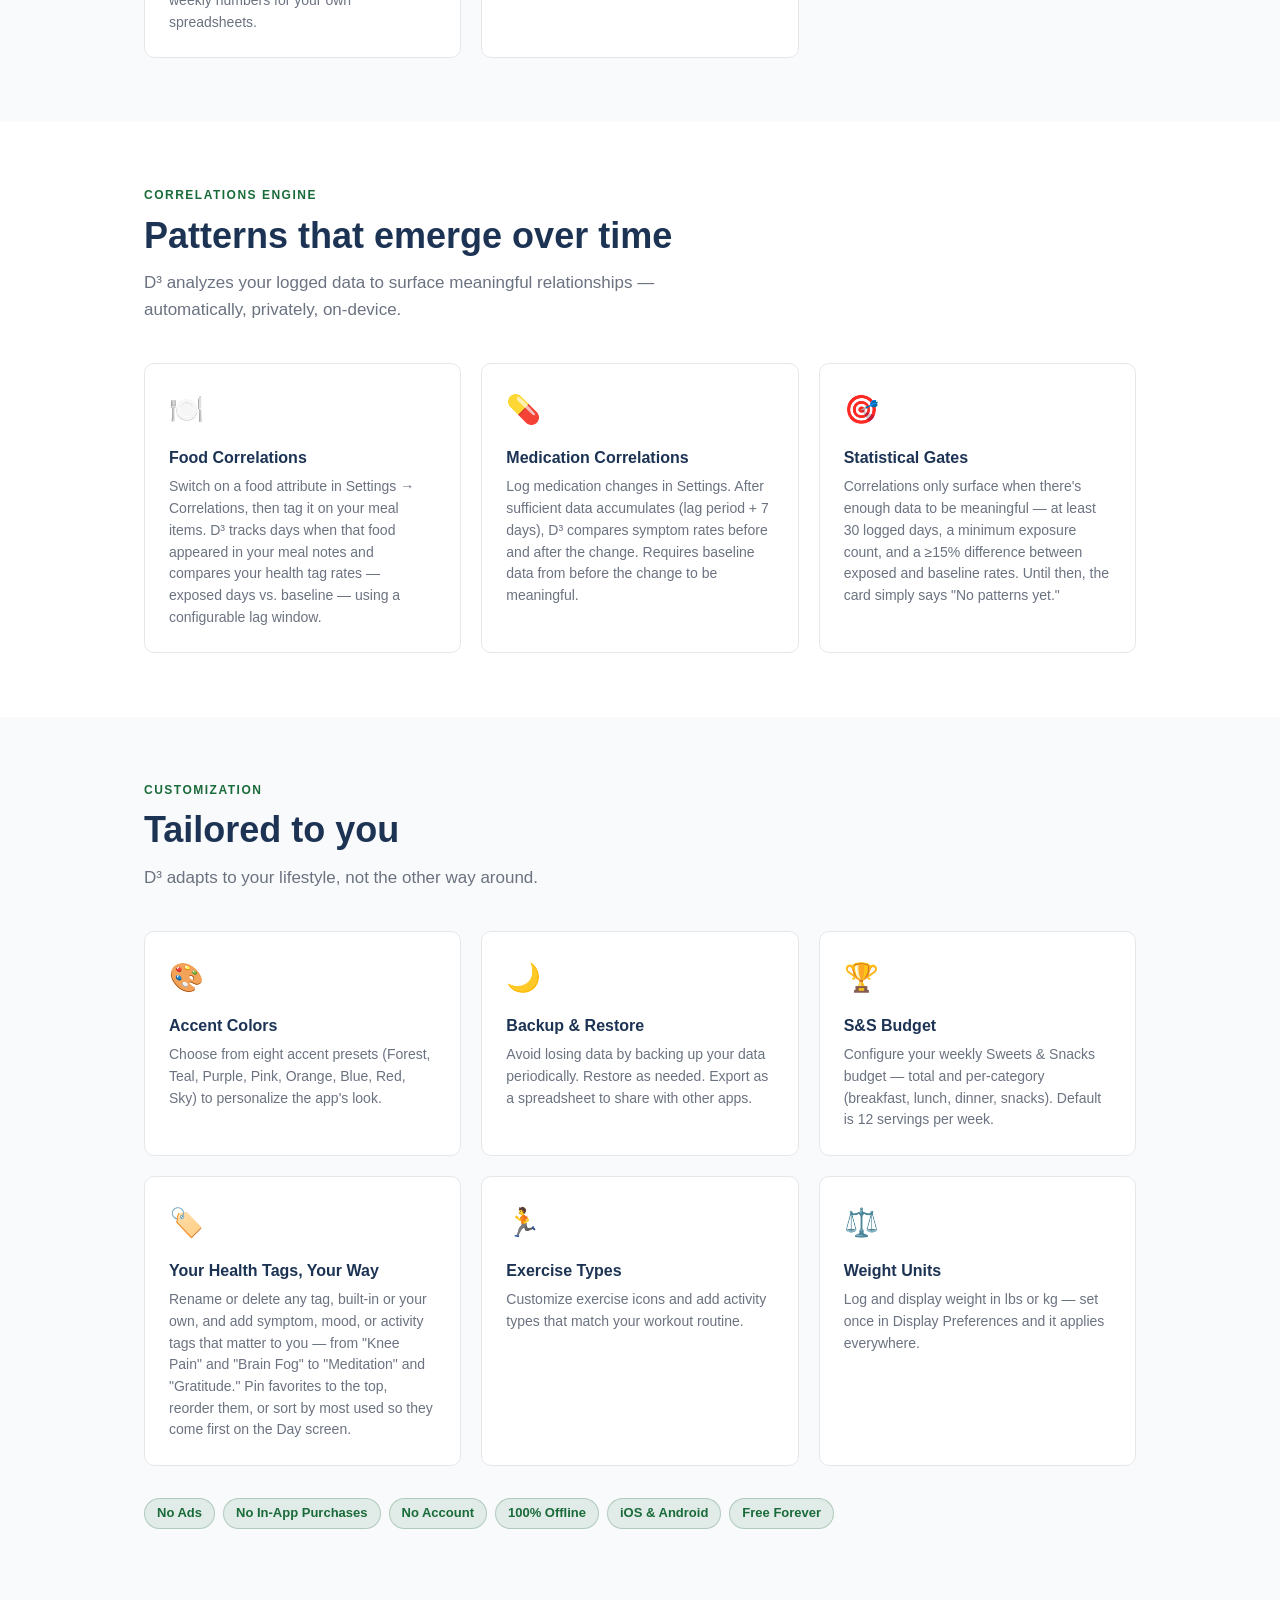
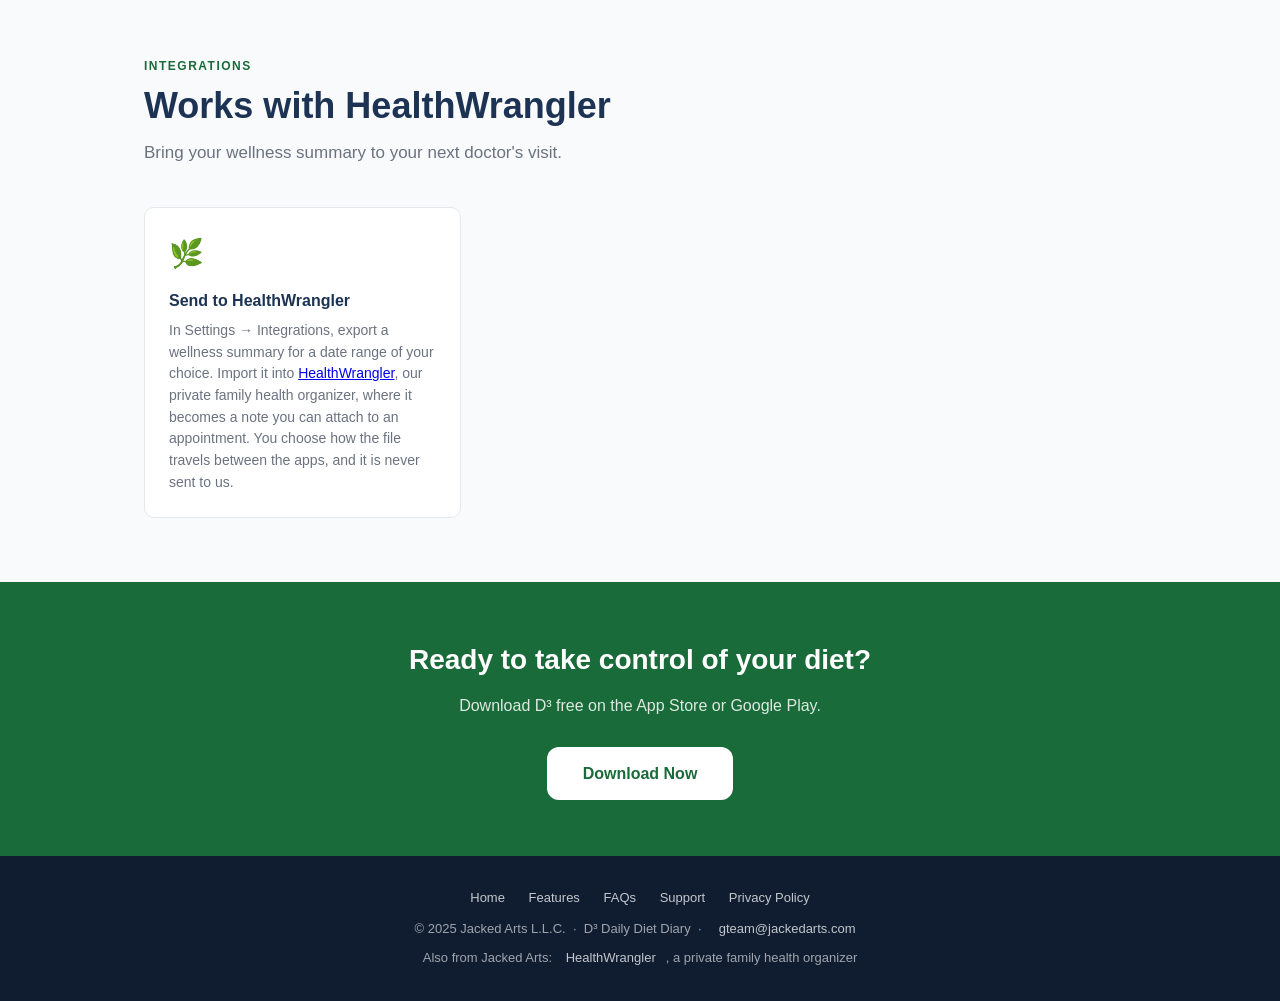
<file: features.html>
<!DOCTYPE html>
<html lang="en">
<head>
  <meta charset="UTF-8">
  <meta name="viewport" content="width=device-width, initial-scale=1.0">
  <title>Features — D³ Daily Diet Diary</title>
  <meta name="description" content="Explore all the features of D³ Daily Diet Diary — diet scoring, S&S budgets, exercise logs, health notes, weight tracking, correlations, trends, a searchable day finder, and shareable PDF and CSV reports.">
  <style>
/* ─── D³ Daily Diet Diary — Website Stylesheet ──────────────────────────────── */

:root {
  --navy:      #1c3354;
  --navy-dark: #101d31;
  --green:     #1A6B3A;
  --green-lt:  #4ade80;
  --blue:      #74b9ff;
  --amber:     #fbbf24;
  --text:      #1f2937;
  --text-sec:  #6b7280;
  --bg:        #f9fafb;
  --card:      #ffffff;
  --border:    #e5e7eb;
  --radius:    10px;
}

* { box-sizing: border-box; margin: 0; padding: 0; }

body {
  font-family: -apple-system, BlinkMacSystemFont, 'Segoe UI', Helvetica, Arial, sans-serif;
  color: var(--text);
  background: var(--bg);
  line-height: 1.6;
}

/* ─── Navigation ─────────────────────────────────────────────────────────────── */

nav {
  background: var(--navy);
  padding: 0 24px;
  display: flex;
  align-items: center;
  justify-content: space-between;
  height: 60px;
  position: sticky;
  top: 0;
  z-index: 100;
  box-shadow: 0 2px 8px rgba(0,0,0,0.3);
}

.nav-brand {
  display: flex;
  align-items: center;
  gap: 10px;
  text-decoration: none;
}

.nav-logo-text {
  font-size: 20px;
  font-weight: 900;
  color: #ffffff;
  letter-spacing: -0.5px;
}

.nav-logo-text span { color: var(--green-lt); }

.nav-links {
  display: flex;
  gap: 4px;
  list-style: none;
}

.nav-links a {
  color: rgba(255,255,255,0.8);
  text-decoration: none;
  padding: 8px 14px;
  border-radius: 8px;
  font-size: 14px;
  font-weight: 500;
  transition: all 0.15s;
}

.nav-links a:hover,
.nav-links a.active {
  color: #ffffff;
  background: rgba(255,255,255,0.12);
}

/* hamburger — mobile */
.nav-toggle {
  display: none;
  flex-direction: column;
  gap: 5px;
  cursor: pointer;
  padding: 6px;
  background: none;
  border: none;
}
.nav-toggle span {
  display: block;
  width: 22px;
  height: 2px;
  background: #fff;
  border-radius: 2px;
  transition: all 0.2s;
}

@media (max-width: 640px) {
  .nav-links { display: none; flex-direction: column; position: absolute; top: 60px; left: 0; right: 0; background: var(--navy); padding: 12px; gap: 4px; }
  .nav-links.open { display: flex; }
  .nav-toggle { display: flex; }
}

/* ─── Hero ──────────────────────────────────────────────────────────────────── */

.hero {
  background: linear-gradient(135deg, var(--navy) 0%, var(--navy-dark) 100%);
  color: #fff;
  padding: 80px 24px 64px;
  text-align: center;
}

.hero-leaf {
  display: inline-block;
  margin-bottom: 24px;
}

.hero h1 {
  font-size: clamp(32px, 5vw, 52px);
  font-weight: 900;
  margin-bottom: 16px;
  line-height: 1.15;
}

.hero h1 .d3 { color: var(--green-lt); }

.hero p {
  font-size: 18px;
  opacity: 0.85;
  max-width: 520px;
  margin: 0 auto 32px;
}

.btn {
  display: inline-block;
  padding: 14px 32px;
  border-radius: 12px;
  font-size: 16px;
  font-weight: 700;
  text-decoration: none;
  transition: all 0.15s;
  cursor: pointer;
  border: none;
}

.btn-primary {
  background: var(--green);
  color: #fff;
}
.btn-primary:hover { background: #155d31; transform: translateY(-1px); }

.btn-outline {
  background: transparent;
  color: #fff;
  border: 2px solid rgba(255,255,255,0.5);
  margin-left: 12px;
}
.btn-outline:hover { border-color: #fff; background: rgba(255,255,255,0.08); }

.hero-btns { display: flex; gap: 12px; justify-content: center; flex-wrap: wrap; }

/* ─── Badges ────────────────────────────────────────────────────────────────── */

.badge-row {
  display: flex;
  gap: 12px;
  justify-content: center;
  flex-wrap: wrap;
  margin-top: 40px;
}

.badge {
  background: rgba(255,255,255,0.10);
  border: 1px solid rgba(255,255,255,0.18);
  border-radius: 8px;
  padding: 8px 16px;
  font-size: 13px;
  font-weight: 600;
  color: rgba(255,255,255,0.9);
}

/* ─── Section ────────────────────────────────────────────────────────────────── */

.section {
  padding: 64px 24px;
  max-width: 1040px;
  margin: 0 auto;
}

.section-alt {
  background: #fff;
}
.section-alt .section { /* inner wrapper still constrained */ }
.section-alt-inner {
  background: #fff;
  padding: 64px 24px;
}
.section-alt-inner > * { max-width: 1040px; margin-left: auto; margin-right: auto; }

.section-label {
  font-size: 12px;
  font-weight: 700;
  text-transform: uppercase;
  letter-spacing: 1.5px;
  color: var(--green);
  margin-bottom: 8px;
}

.section-title {
  font-size: clamp(26px, 3.5vw, 36px);
  font-weight: 800;
  color: var(--navy);
  margin-bottom: 12px;
  line-height: 1.2;
}

.section-sub {
  font-size: 17px;
  color: var(--text-sec);
  max-width: 600px;
  margin-bottom: 40px;
}

/* ─── Feature grid ───────────────────────────────────────────────────────────── */

.feature-grid {
  display: grid;
  grid-template-columns: repeat(auto-fill, minmax(280px, 1fr));
  gap: 20px;
}

.feature-card {
  background: var(--card);
  border: 1px solid var(--border);
  border-radius: var(--radius);
  padding: 24px;
  transition: box-shadow 0.15s, transform 0.15s;
}

.feature-card:hover { box-shadow: 0 4px 16px rgba(0,0,0,0.08); transform: translateY(-2px); }

.feature-icon {
  font-size: 28px;
  margin-bottom: 12px;
  display: block;
}

.feature-card h3 {
  font-size: 16px;
  font-weight: 700;
  color: var(--navy);
  margin-bottom: 6px;
}

.feature-card p {
  font-size: 14px;
  color: var(--text-sec);
  line-height: 1.55;
}

/* ─── Stats band ─────────────────────────────────────────────────────────────── */

.stats-band {
  background: linear-gradient(135deg, var(--navy), var(--navy-dark));
  color: #fff;
  padding: 48px 24px;
  text-align: center;
}

.stats-inner {
  max-width: 800px;
  margin: 0 auto;
  display: grid;
  grid-template-columns: repeat(auto-fit, minmax(150px, 1fr));
  gap: 32px;
}

.stat-item .stat-val {
  font-size: 36px;
  font-weight: 900;
  color: var(--green-lt);
  display: block;
}
.stat-item .stat-label {
  font-size: 13px;
  opacity: 0.75;
  margin-top: 4px;
}

/* ─── CTA ────────────────────────────────────────────────────────────────────── */

.cta-band {
  background: var(--green);
  color: #fff;
  text-align: center;
  padding: 56px 24px;
}

.cta-band h2 { font-size: 28px; font-weight: 800; margin-bottom: 10px; }
.cta-band p  { opacity: 0.85; margin-bottom: 28px; }
.cta-band .btn-cta {
  background: #fff;
  color: var(--green);
  font-weight: 800;
  padding: 14px 36px;
  border-radius: 12px;
  text-decoration: none;
  font-size: 16px;
  display: inline-block;
  transition: transform 0.15s;
}
.cta-band .btn-cta:hover { transform: translateY(-2px); }

/* ─── Page header (interior pages) ──────────────────────────────────────────── */

.page-header {
  background: linear-gradient(135deg, var(--navy), var(--navy-dark));
  color: #fff;
  padding: 56px 24px 48px;
  text-align: center;
}

.page-header h1 {
  font-size: clamp(28px, 4vw, 42px);
  font-weight: 900;
  margin-bottom: 10px;
}

.page-header p {
  font-size: 17px;
  opacity: 0.82;
  max-width: 500px;
  margin: 0 auto;
}

/* ─── Prose (policy, support, etc.) ─────────────────────────────────────────── */

.prose {
  max-width: 760px;
  margin: 0 auto;
  padding: 56px 24px;
}

.prose h2 {
  font-size: 22px;
  font-weight: 800;
  color: var(--navy);
  margin: 36px 0 10px;
  padding-top: 8px;
  border-top: 2px solid var(--border);
}
.prose h2:first-of-type { border-top: none; margin-top: 0; }

.prose h3 {
  font-size: 17px;
  font-weight: 700;
  color: var(--navy);
  margin: 20px 0 6px;
}

.prose p {
  font-size: 15px;
  color: var(--text);
  margin-bottom: 14px;
  line-height: 1.7;
}

.prose ul, .prose ol {
  margin: 10px 0 16px 20px;
}

.prose li {
  font-size: 15px;
  color: var(--text);
  margin-bottom: 6px;
  line-height: 1.65;
}

.prose a {
  color: var(--green);
  text-decoration: underline;
}

.prose .updated {
  font-size: 13px;
  color: var(--text-sec);
  margin-bottom: 28px;
  font-style: italic;
}

/* ─── FAQ accordion ──────────────────────────────────────────────────────────── */

.faq-list {
  max-width: 760px;
  margin: 0 auto;
}

.faq-item {
  border: 1px solid var(--border);
  border-radius: var(--radius);
  margin-bottom: 10px;
  background: #fff;
}

.faq-q {
  width: 100%;
  text-align: left;
  background: none;
  border: none;
  padding: 18px 20px;
  font-size: 15px;
  font-weight: 700;
  color: var(--navy);
  cursor: pointer;
  display: flex;
  justify-content: space-between;
  align-items: center;
  gap: 12px;
}

.faq-q .arrow {
  font-size: 12px;
  transition: transform 0.2s;
  flex-shrink: 0;
  color: var(--text-sec);
}

.faq-item.open .arrow { transform: rotate(180deg); }

.faq-a {
  display: none;
  padding: 0 20px 18px;
  font-size: 15px;
  color: var(--text);
  line-height: 1.7;
  border-top: 1px solid var(--border);
  padding-top: 14px;
}

.faq-item.open .faq-a { display: block; }

/* ─── Contact card ───────────────────────────────────────────────────────────── */

.contact-card {
  background: #fff;
  border: 1px solid var(--border);
  border-radius: var(--radius);
  padding: 28px;
  margin-bottom: 20px;
}

.contact-card h3 {
  font-size: 17px;
  font-weight: 700;
  color: var(--navy);
  margin-bottom: 8px;
}

.contact-card p {
  font-size: 15px;
  color: var(--text-sec);
  margin-bottom: 16px;
}

.contact-card a {
  display: inline-block;
  background: var(--green);
  color: #fff;
  text-decoration: none;
  padding: 10px 22px;
  border-radius: 8px;
  font-weight: 700;
  font-size: 14px;
  transition: background 0.15s;
}

.contact-card a:hover { background: #155d31; }

/* ─── Pill tags ──────────────────────────────────────────────────────────────── */

.pill-row { display: flex; flex-wrap: wrap; gap: 8px; margin-top: 8px; }
.pill {
  background: rgba(26,107,58,0.10);
  color: var(--green);
  border: 1px solid rgba(26,107,58,0.25);
  border-radius: 20px;
  padding: 4px 12px;
  font-size: 13px;
  font-weight: 600;
}

/* ─── Footer ─────────────────────────────────────────────────────────────────── */

footer {
  background: var(--navy-dark);
  color: rgba(255,255,255,0.6);
  text-align: center;
  padding: 32px 24px;
  font-size: 13px;
}

footer a {
  color: rgba(255,255,255,0.75);
  text-decoration: none;
  margin: 0 10px;
}
footer a:hover { color: #fff; }

.footer-links { margin-bottom: 10px; }

/* ─── Tri-leaf SVG logo ──────────────────────────────────────────────────────── */

.triLeaf { display: inline-block; }

</style>
<link rel="icon" type="image/png" sizes="16x16" href="favicon-16x16.png">
<link rel="icon" type="image/png" sizes="32x32" href="favicon-32x32.png">
<link rel="apple-touch-icon" href="apple-touch-icon.png">
</head>
<body>

<nav>
  <a class="nav-brand" href="index.html">
    <img src="favicon-32x32.png" alt="D³" width="32" height="32" style="border-radius:7px;display:block;">
    </svg>
    <span class="nav-logo-text"><span>D³</span> Daily Diet Diary</span>
  </a>
  <button class="nav-toggle" id="navToggle"><span></span><span></span><span></span></button>
  <ul class="nav-links" id="navLinks">
    <li><a href="index.html">Home</a></li>
    <li><a href="features.html" class="active">Features</a></li>
    <li><a href="faqs.html">FAQs</a></li>
    <li><a href="support.html">Support</a></li>
    <li><a href="privacy-policy.html">Privacy</a></li>
  </ul>
</nav>

<div class="page-header">
  <h1>Features</h1>
  <p>A complete picture of your diet and wellness — privately, on your device.</p>
</div>

<!-- Today Tab -->
<div class="section">
  <div class="section-label">Today Tab</div>
  <h2 class="section-title">Your daily command center</h2>
  <p class="section-sub">Everything you need to log a day — meals, exercise, health notes, weight, and a quality score.</p>
  <div class="feature-grid">
    <div class="feature-card">
      <span class="feature-icon">📊</span>
      <h3>QUAL Score</h3>
      <p>Rate your diet quality for the day on a 0–100 scale. Color-coded green (excellent), lime (good), amber (watch), or red (poor). A single number that tells the story.</p>
    </div>
    <div class="feature-card">
      <span class="feature-icon">🏆</span>
      <h3>Sweets & Snacks Tracker</h3>
      <p>Log your daily "indulgence servings" against a configurable weekly budget (default 12). The app shows weekly totals with color-coded bars — at a glance you know where you stand.</p>
    </div>
    <div class="feature-card">
      <span class="feature-icon">🗓️</span>
      <h3>Jump to Any Date</h3>
      <p>Tap the calendar icon in the Day or Week header to open a month view that shows each day's QUAL score and S&amp;S count. Pick a date to go straight to it.</p>
    </div>
    <div class="feature-card">
      <span class="feature-icon">🍽️</span>
      <h3>Meal Notes</h3>
      <p>Four flexible meal slots — Breakfast, Lunch, Dinner, and Snacks. Write what you ate in plain language. No food database hunting, no macro arithmetic. Just awareness.</p>
    </div>
    <div class="feature-card">
      <span class="feature-icon">🏃</span>
      <h3>Exercise Log</h3>
      <p>Log any number of activities per day. Distance-based (Walk/Hike, Run, Bike) or duration-based (Gym, Yoga, Work, Other). Supports custom icons and labels for each session.</p>
    </div>
    <div class="feature-card">
      <span class="feature-icon">📝</span>
      <h3>Health Notes & Tags</h3>
      <p>Attach freeform health notes and select from custom symptom/mood tags you define in Settings. Felt Great, Knee Pain, Poor Sleep — track what matters to you.</p>
    </div>
    <div class="feature-card">
      <span class="feature-icon">⚖️</span>
      <h3>Weekly Weight</h3>
      <p>Log your weight once a week. The app stores it per week-start date and builds a trend chart over time — without moralizing about whether the number went up or down.</p>
    </div>
  </div>
</div>

<!-- Month Tab -->
<div class="section-alt-inner">
  <div class="section" style="padding-top:0;padding-bottom:0;">
    <div class="section-label">Month Tab</div>
    <h2 class="section-title">See the whole month at once</h2>
    <p class="section-sub">A calendar and weekly bars that reveal patterns across 4–5 weeks.</p>
    <div class="feature-grid">
      <div class="feature-card">
        <span class="feature-icon">📅</span>
        <h3>QUAL Calendar</h3>
        <p>Every logged day shows a color dot (green → red by tier) and your S&S count. Missed days are visible at a glance — a quiet motivator to stay consistent. Tap any day to open it.</p>
      </div>
      <div class="feature-card">
        <span class="feature-icon">📈</span>
        <h3>Weekly Summary Bars</h3>
        <p>Horizontal bars for average QUAL and total S&S, by week. Each bar is color-coded against your budget so you can spot the good weeks and the rough ones.</p>
      </div>
      <div class="feature-card">
        <span class="feature-icon">⚖️</span>
        <h3>Weight Trend Chart</h3>
        <p>An SVG line chart of your weekly weights for the month. Line breaks where data is missing — no interpolation. Neutral blue throughout, no directional bias.</p>
      </div>
      <div class="feature-card">
        <span class="feature-icon">🏃</span>
        <h3>Exercise Sparklines</h3>
        <p>Mini bar charts for each exercise type — one bar per week in the month. The number beside each row shows your monthly total for that activity.</p>
      </div>
      <div class="feature-card">
        <span class="feature-icon">📄</span>
        <h3>Weekly Report</h3>
        <p>Generate a beautiful 7-column landscape PDF — one column per day — with meals, exercise, health tags, and scores. Share via AirDrop, Mail, or print to PDF.</p>
      </div>
      <div class="feature-card">
        <span class="feature-icon">🔍</span>
        <h3>Correlations</h3>
        <p>After 30+ days of logging, D³ shows detected patterns between the foods or medications you track and your health tag outcomes. Silent until it has something real to say.</p>
      </div>
    </div>
  </div>
</div>

<!-- History Tab -->
<div class="section">
  <div class="section-label">History Tab</div>
  <h2 class="section-title">Long-term trends, and a day finder</h2>
  <p class="section-sub">Trends and List views — zoom out to see your arc over months and years, or search and filter every day you've logged.</p>
  <div class="feature-grid">
    <div class="feature-card">
      <span class="feature-icon">📊</span>
      <h3>Trends View</h3>
      <p>Sparkline charts for Diet (QUAL + S&S), Weight, Exercise, Health Notes, and Correlations. Switch between 3M, 6M, 1Y, and ALL. Each bar represents one week.</p>
    </div>
    <div class="feature-card">
      <span class="feature-icon">🎨</span>
      <h3>Color-coded Bars</h3>
      <p>QUAL bars are green/lime/amber/red by tier. S&S bars are green when under budget, amber when slightly over, red when well over. Health Notes bars are a neutral blue — frequency data, no judgment.</p>
    </div>
    <div class="feature-card">
      <span class="feature-icon">🔎</span>
      <h3>Day Finder</h3>
      <p>A searchable log of every day you've recorded. Search your meals and health notes, or filter by health tags, food categories, exercise types, vitamins and medications (taken or not taken), Sweets &amp; Snacks, and QUAL tier. Choose a range from 30 days to all time.</p>
    </div>
    <div class="feature-card">
      <span class="feature-icon">🧩</span>
      <h3>Any / All Matching</h3>
      <p>Select several health tags, food categories, or exercise types, then choose whether a day must match <em>any</em> of them or <em>all</em> of them — for example, days with both a cold and back pain.</p>
    </div>
    <div class="feature-card">
      <span class="feature-icon">⚖️</span>
      <h3>Compare Matching Days</h3>
      <p>See average QUAL, S&amp;S per day, and how often you exercised on the days that match your filters versus all your other days. Each result also shows why it matched, with highlighted text and your health notes.</p>
    </div>
    <div class="feature-card">
      <span class="feature-icon">📤</span>
      <h3>Share Your Results</h3>
      <p>Share the days you've found as a PDF log or a CSV spreadsheet — handy for a doctor, dietitian, or your own analysis.</p>
    </div>
    <div class="feature-card">
      <span class="feature-icon">📄</span>
      <h3>Trends Report</h3>
      <p>Export a polished PDF of your selected date range — charts, highlights, and a week-by-week table — or a CSV of the weekly numbers for your own spreadsheets.</p>
    </div>
    <div class="feature-card">
      <span class="feature-icon">🔍</span>
      <h3>Correlations in History</h3>
      <p>The same correlations engine runs in History Trends, using all your logged data regardless of the selected range window.</p>
    </div>
  </div>
</div>

<!-- Correlations detail -->
<div class="section-alt-inner">
  <div class="section" style="padding-top:0;padding-bottom:0;">
    <div class="section-label">Correlations Engine</div>
    <h2 class="section-title">Patterns that emerge over time</h2>
    <p class="section-sub">D³ analyzes your logged data to surface meaningful relationships — automatically, privately, on-device.</p>
    <div class="feature-grid">
      <div class="feature-card">
        <span class="feature-icon">🍽️</span>
        <h3>Food Correlations</h3>
        <p>Switch on a food attribute in Settings → Correlations, then tag it on your meal items. D³ tracks days when that food appeared in your meal notes and compares your health tag rates — exposed days vs. baseline — using a configurable lag window.</p>
      </div>
      <div class="feature-card">
        <span class="feature-icon">💊</span>
        <h3>Medication Correlations</h3>
        <p>Log medication changes in Settings. After sufficient data accumulates (lag period + 7 days), D³ compares symptom rates before and after the change. Requires baseline data from before the change to be meaningful.</p>
      </div>
      <div class="feature-card">
        <span class="feature-icon">🎯</span>
        <h3>Statistical Gates</h3>
        <p>Correlations only surface when there's enough data to be meaningful — at least 30 logged days, a minimum exposure count, and a ≥15% difference between exposed and baseline rates. Until then, the card simply says "No patterns yet."</p>
      </div>
    </div>
  </div>
</div>

<!-- Settings & customization -->
<div class="section">
  <div class="section-label">Customization</div>
  <h2 class="section-title">Tailored to you</h2>
  <p class="section-sub">D³ adapts to your lifestyle, not the other way around.</p>
  <div class="feature-grid">
    <div class="feature-card">
      <span class="feature-icon">🎨</span>
      <h3>Accent Colors</h3>
      <p>Choose from eight accent presets (Forest, Teal, Purple, Pink, Orange, Blue, Red, Sky) to personalize the app's look.</p>
    </div>
    <div class="feature-card">
      <span class="feature-icon">🌙</span>
      <h3>Backup & Restore</h3>
      <p>Avoid losing data by backing up your data periodically. Restore as needed. Export as a spreadsheet to share with other apps.</p>
    </div>
    <div class="feature-card">
      <span class="feature-icon">🏆</span>
      <h3>S&S Budget</h3>
      <p>Configure your weekly Sweets & Snacks budget — total and per-category (breakfast, lunch, dinner, snacks). Default is 12 servings per week.</p>
    </div>
    <div class="feature-card">
      <span class="feature-icon">🏷️</span>
      <h3>Your Health Tags, Your Way</h3>
      <p>Rename or delete any tag, built-in or your own, and add symptom, mood, or activity tags that matter to you — from "Knee Pain" and "Brain Fog" to "Meditation" and "Gratitude." Pin favorites to the top, reorder them, or sort by most used so they come first on the Day screen.</p>
    </div>
    <div class="feature-card">
      <span class="feature-icon">🏃</span>
      <h3>Exercise Types</h3>
      <p>Customize exercise icons and add activity types that match your workout routine.</p>
    </div>
    <div class="feature-card">
      <span class="feature-icon">⚖️</span>
      <h3>Weight Units</h3>
      <p>Log and display weight in lbs or kg — set once in Display Preferences and it applies everywhere.</p>
    </div>
  </div>
  <div class="pill-row" style="margin-top: 32px;">
    <span class="pill">No Ads</span>
    <span class="pill">No In-App Purchases</span>
    <span class="pill">No Account</span>
    <span class="pill">100% Offline</span>
    <span class="pill">iOS &amp; Android</span>
    <span class="pill">Free Forever</span>
  </div>
</div>

<!-- Works with HealthWrangler -->
<div class="section">
  <div class="section-label">Integrations</div>
  <h2 class="section-title">Works with HealthWrangler</h2>
  <p class="section-sub">Bring your wellness summary to your next doctor's visit.</p>
  <div class="feature-grid">
    <div class="feature-card">
      <span class="feature-icon">🌿</span>
      <h3>Send to HealthWrangler</h3>
      <p>In Settings → Integrations, export a wellness summary for a date range of your choice. Import it into <a href="https://jabill.github.io/healthwrangler-app/">HealthWrangler</a>, our private family health organizer, where it becomes a note you can attach to an appointment. You choose how the file travels between the apps, and it is never sent to us.</p>
    </div>
  </div>
</div>

<div class="cta-band">
  <h2>Ready to take control of your diet?</h2>
  <p>Download D³ free on the App Store or Google Play.</p>
  <a class="btn-cta" href="#">Download Now</a>
</div>

<footer>
  <div class="footer-links">
    <a href="index.html">Home</a>
    <a href="features.html">Features</a>
    <a href="faqs.html">FAQs</a>
    <a href="support.html">Support</a>
    <a href="privacy-policy.html">Privacy Policy</a>
  </div>
  <p>© 2025 Jacked Arts L.L.C. &nbsp;·&nbsp; D³ Daily Diet Diary &nbsp;·&nbsp; <a href="mailto:gteam@jackedarts.com">gteam@jackedarts.com</a></p>
  <p style="margin-top:8px">Also from Jacked Arts: <a href="https://jabill.github.io/healthwrangler-app/">HealthWrangler</a>, a private family health organizer</p>
</footer>

<script>
  const toggle = document.getElementById('navToggle');
  const links  = document.getElementById('navLinks');
  if (toggle) toggle.addEventListener('click', () => links.classList.toggle('open'));
</script>
</body>
</html>
</file>
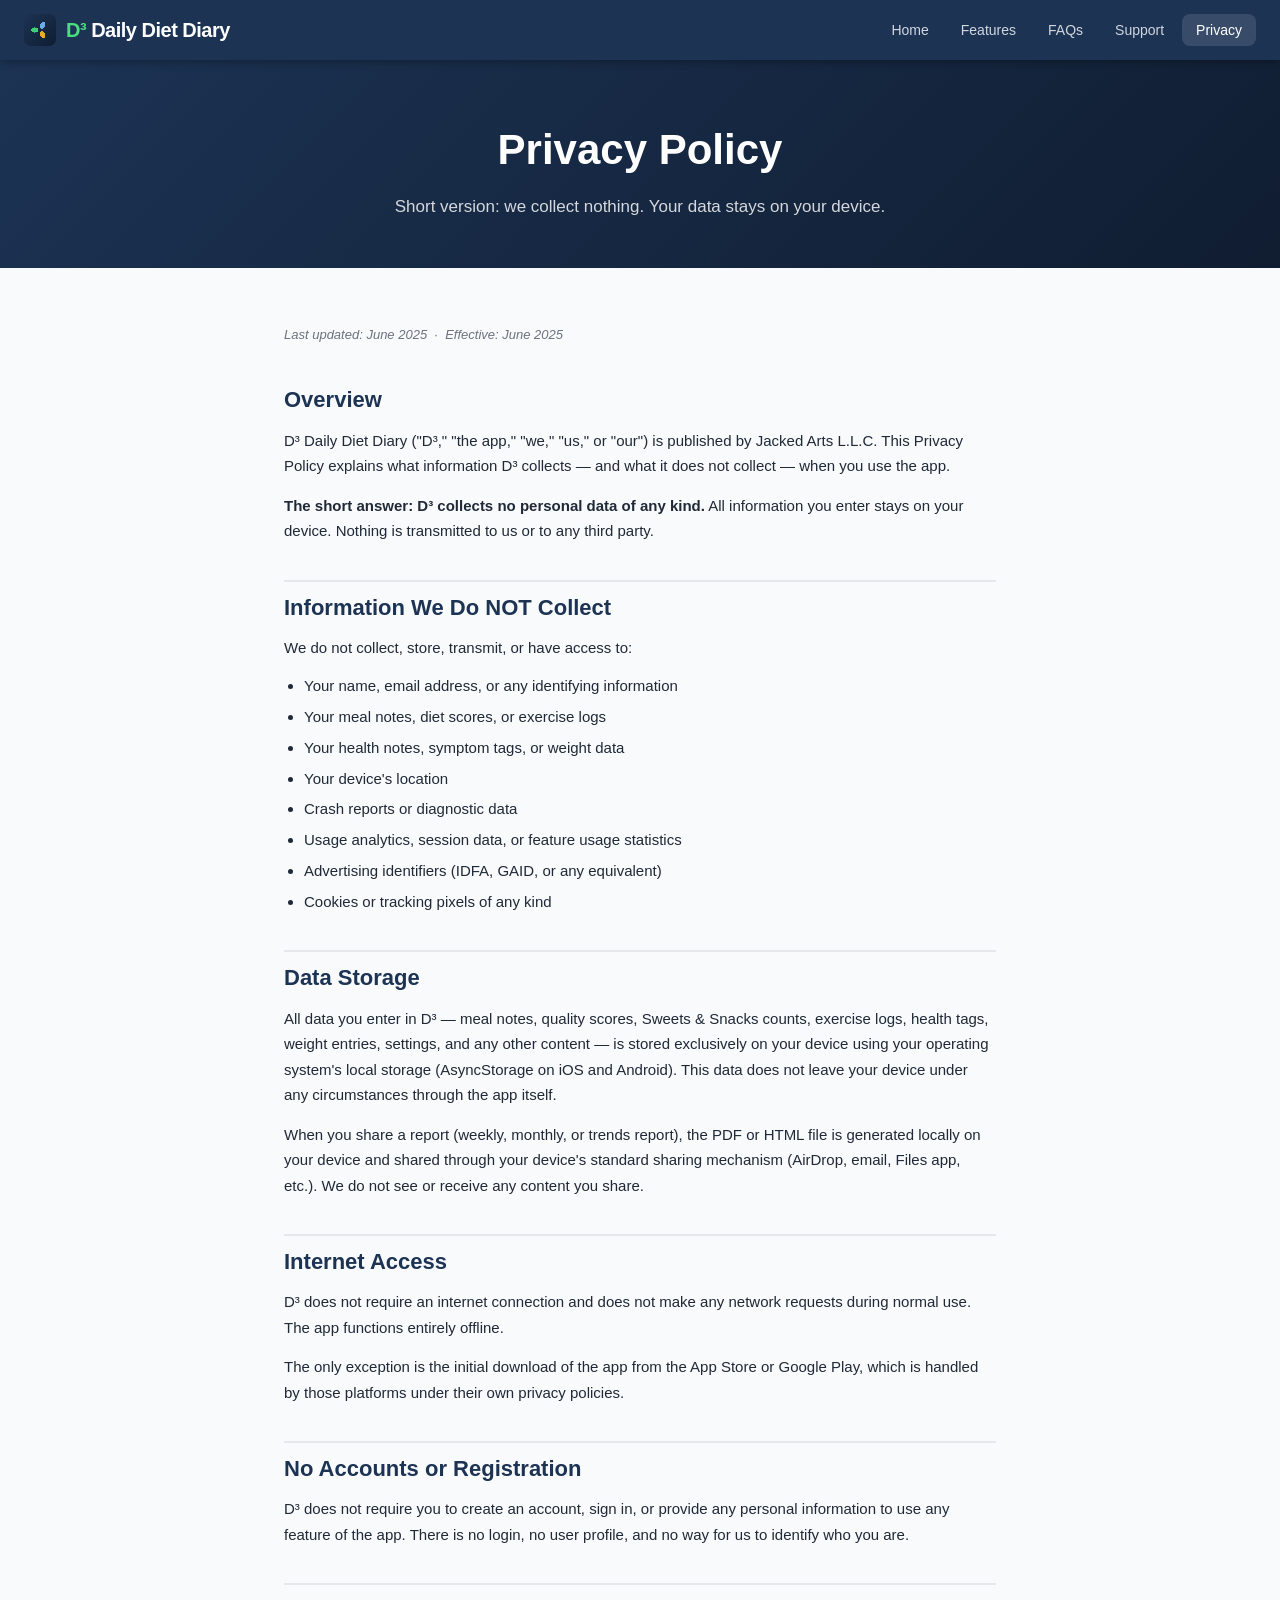
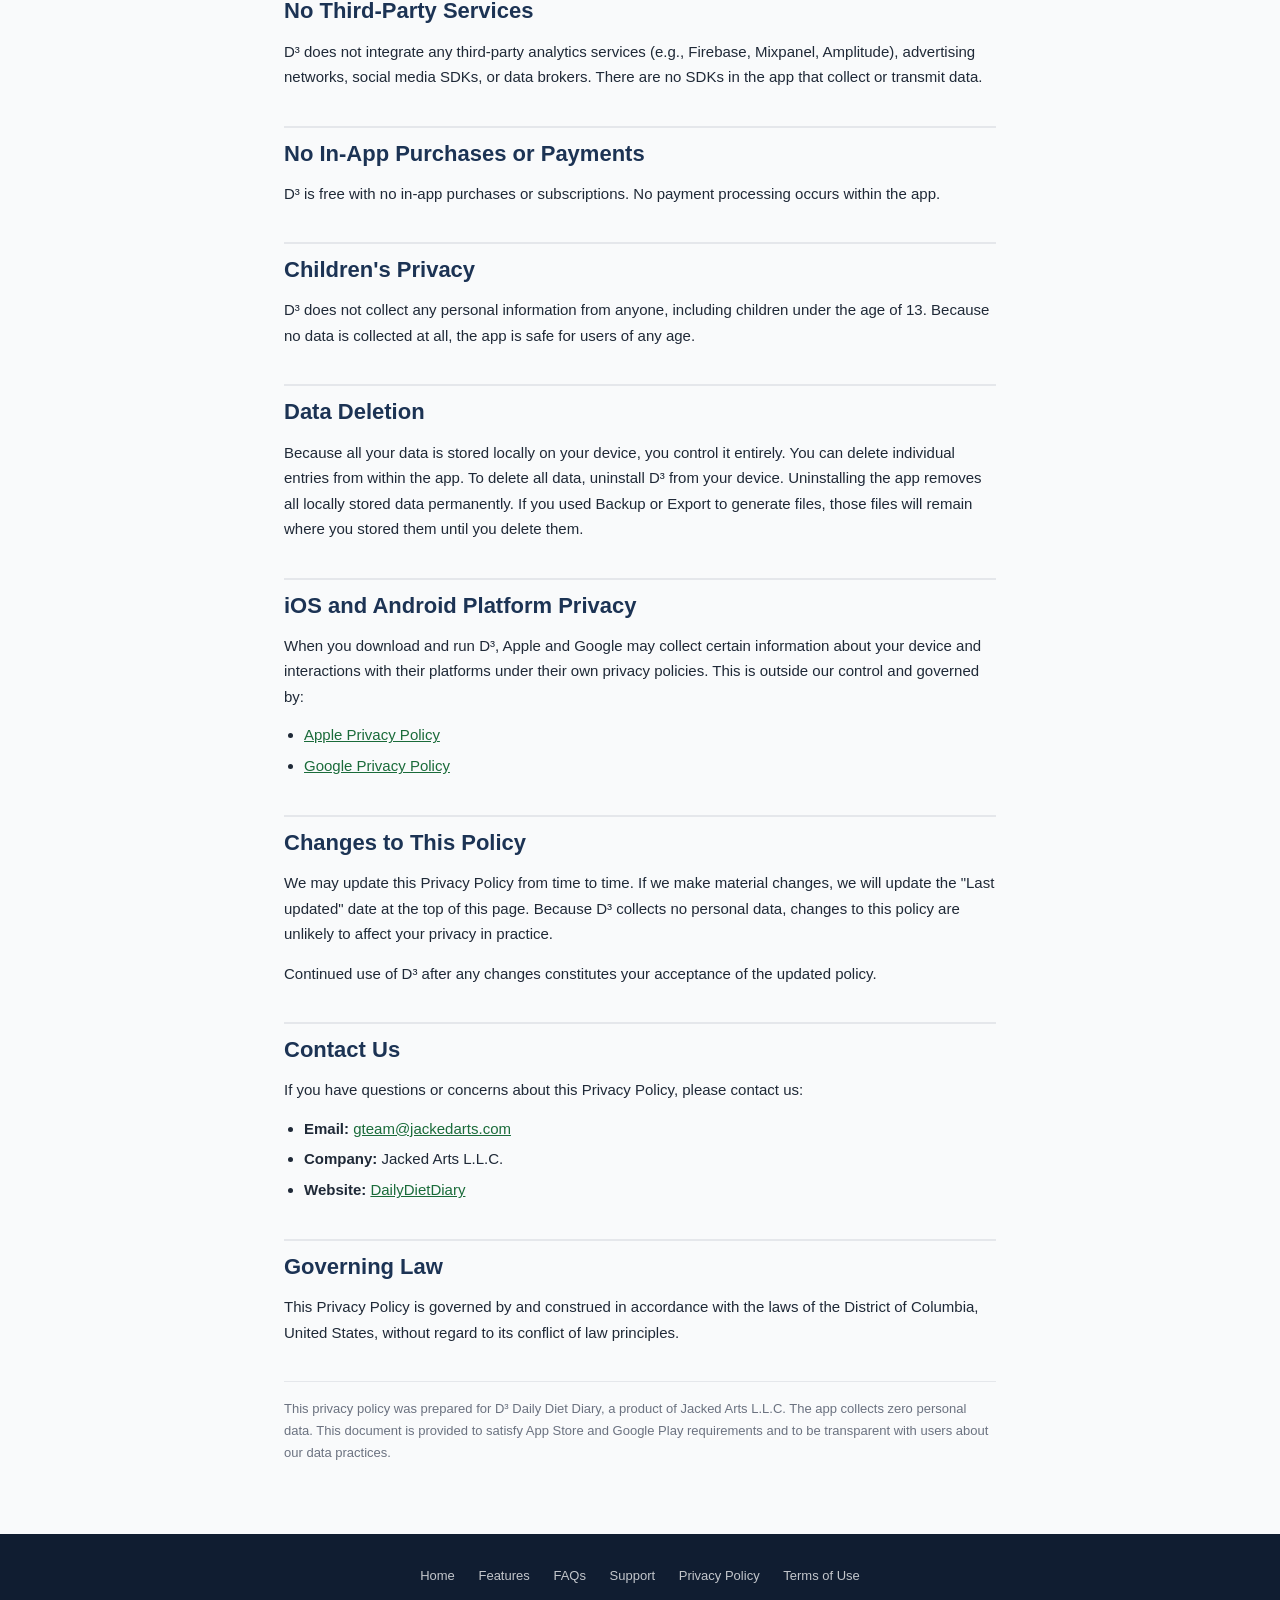
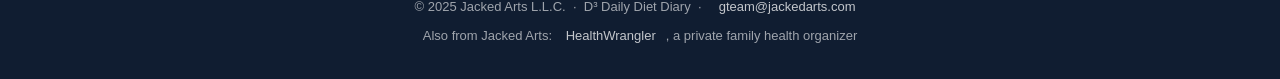
<file: privacy-policy.html>
<!DOCTYPE html>
<html lang="en">
<head>
  <meta charset="UTF-8">
  <meta name="viewport" content="width=device-width, initial-scale=1.0">
  <title>Privacy Policy — D³ Daily Diet Diary</title>
  <meta name="description" content="D³ Daily Diet Diary Privacy Policy. D³ collects no personal data, uses no analytics, requires no account, and stores everything locally on your device.">
  <style>
/* ─── D³ Daily Diet Diary — Website Stylesheet ──────────────────────────────── */

:root {
  --navy:      #1c3354;
  --navy-dark: #101d31;
  --green:     #1A6B3A;
  --green-lt:  #4ade80;
  --blue:      #74b9ff;
  --amber:     #fbbf24;
  --text:      #1f2937;
  --text-sec:  #6b7280;
  --bg:        #f9fafb;
  --card:      #ffffff;
  --border:    #e5e7eb;
  --radius:    10px;
}

* { box-sizing: border-box; margin: 0; padding: 0; }

body {
  font-family: -apple-system, BlinkMacSystemFont, 'Segoe UI', Helvetica, Arial, sans-serif;
  color: var(--text);
  background: var(--bg);
  line-height: 1.6;
}

/* ─── Navigation ─────────────────────────────────────────────────────────────── */

nav {
  background: var(--navy);
  padding: 0 24px;
  display: flex;
  align-items: center;
  justify-content: space-between;
  height: 60px;
  position: sticky;
  top: 0;
  z-index: 100;
  box-shadow: 0 2px 8px rgba(0,0,0,0.3);
}

.nav-brand {
  display: flex;
  align-items: center;
  gap: 10px;
  text-decoration: none;
}

.nav-logo-text {
  font-size: 20px;
  font-weight: 900;
  color: #ffffff;
  letter-spacing: -0.5px;
}

.nav-logo-text span { color: var(--green-lt); }

.nav-links {
  display: flex;
  gap: 4px;
  list-style: none;
}

.nav-links a {
  color: rgba(255,255,255,0.8);
  text-decoration: none;
  padding: 8px 14px;
  border-radius: 8px;
  font-size: 14px;
  font-weight: 500;
  transition: all 0.15s;
}

.nav-links a:hover,
.nav-links a.active {
  color: #ffffff;
  background: rgba(255,255,255,0.12);
}

/* hamburger — mobile */
.nav-toggle {
  display: none;
  flex-direction: column;
  gap: 5px;
  cursor: pointer;
  padding: 6px;
  background: none;
  border: none;
}
.nav-toggle span {
  display: block;
  width: 22px;
  height: 2px;
  background: #fff;
  border-radius: 2px;
  transition: all 0.2s;
}

@media (max-width: 640px) {
  .nav-links { display: none; flex-direction: column; position: absolute; top: 60px; left: 0; right: 0; background: var(--navy); padding: 12px; gap: 4px; }
  .nav-links.open { display: flex; }
  .nav-toggle { display: flex; }
}

/* ─── Hero ──────────────────────────────────────────────────────────────────── */

.hero {
  background: linear-gradient(135deg, var(--navy) 0%, var(--navy-dark) 100%);
  color: #fff;
  padding: 80px 24px 64px;
  text-align: center;
}

.hero-leaf {
  display: inline-block;
  margin-bottom: 24px;
}

.hero h1 {
  font-size: clamp(32px, 5vw, 52px);
  font-weight: 900;
  margin-bottom: 16px;
  line-height: 1.15;
}

.hero h1 .d3 { color: var(--green-lt); }

.hero p {
  font-size: 18px;
  opacity: 0.85;
  max-width: 520px;
  margin: 0 auto 32px;
}

.btn {
  display: inline-block;
  padding: 14px 32px;
  border-radius: 12px;
  font-size: 16px;
  font-weight: 700;
  text-decoration: none;
  transition: all 0.15s;
  cursor: pointer;
  border: none;
}

.btn-primary {
  background: var(--green);
  color: #fff;
}
.btn-primary:hover { background: #155d31; transform: translateY(-1px); }

.btn-outline {
  background: transparent;
  color: #fff;
  border: 2px solid rgba(255,255,255,0.5);
  margin-left: 12px;
}
.btn-outline:hover { border-color: #fff; background: rgba(255,255,255,0.08); }

.hero-btns { display: flex; gap: 12px; justify-content: center; flex-wrap: wrap; }

/* ─── Badges ────────────────────────────────────────────────────────────────── */

.badge-row {
  display: flex;
  gap: 12px;
  justify-content: center;
  flex-wrap: wrap;
  margin-top: 40px;
}

.badge {
  background: rgba(255,255,255,0.10);
  border: 1px solid rgba(255,255,255,0.18);
  border-radius: 8px;
  padding: 8px 16px;
  font-size: 13px;
  font-weight: 600;
  color: rgba(255,255,255,0.9);
}

/* ─── Section ────────────────────────────────────────────────────────────────── */

.section {
  padding: 64px 24px;
  max-width: 1040px;
  margin: 0 auto;
}

.section-alt {
  background: #fff;
}
.section-alt .section { /* inner wrapper still constrained */ }
.section-alt-inner {
  background: #fff;
  padding: 64px 24px;
}
.section-alt-inner > * { max-width: 1040px; margin-left: auto; margin-right: auto; }

.section-label {
  font-size: 12px;
  font-weight: 700;
  text-transform: uppercase;
  letter-spacing: 1.5px;
  color: var(--green);
  margin-bottom: 8px;
}

.section-title {
  font-size: clamp(26px, 3.5vw, 36px);
  font-weight: 800;
  color: var(--navy);
  margin-bottom: 12px;
  line-height: 1.2;
}

.section-sub {
  font-size: 17px;
  color: var(--text-sec);
  max-width: 600px;
  margin-bottom: 40px;
}

/* ─── Feature grid ───────────────────────────────────────────────────────────── */

.feature-grid {
  display: grid;
  grid-template-columns: repeat(auto-fill, minmax(280px, 1fr));
  gap: 20px;
}

.feature-card {
  background: var(--card);
  border: 1px solid var(--border);
  border-radius: var(--radius);
  padding: 24px;
  transition: box-shadow 0.15s, transform 0.15s;
}

.feature-card:hover { box-shadow: 0 4px 16px rgba(0,0,0,0.08); transform: translateY(-2px); }

.feature-icon {
  font-size: 28px;
  margin-bottom: 12px;
  display: block;
}

.feature-card h3 {
  font-size: 16px;
  font-weight: 700;
  color: var(--navy);
  margin-bottom: 6px;
}

.feature-card p {
  font-size: 14px;
  color: var(--text-sec);
  line-height: 1.55;
}

/* ─── Stats band ─────────────────────────────────────────────────────────────── */

.stats-band {
  background: linear-gradient(135deg, var(--navy), var(--navy-dark));
  color: #fff;
  padding: 48px 24px;
  text-align: center;
}

.stats-inner {
  max-width: 800px;
  margin: 0 auto;
  display: grid;
  grid-template-columns: repeat(auto-fit, minmax(150px, 1fr));
  gap: 32px;
}

.stat-item .stat-val {
  font-size: 36px;
  font-weight: 900;
  color: var(--green-lt);
  display: block;
}
.stat-item .stat-label {
  font-size: 13px;
  opacity: 0.75;
  margin-top: 4px;
}

/* ─── CTA ────────────────────────────────────────────────────────────────────── */

.cta-band {
  background: var(--green);
  color: #fff;
  text-align: center;
  padding: 56px 24px;
}

.cta-band h2 { font-size: 28px; font-weight: 800; margin-bottom: 10px; }
.cta-band p  { opacity: 0.85; margin-bottom: 28px; }
.cta-band .btn-cta {
  background: #fff;
  color: var(--green);
  font-weight: 800;
  padding: 14px 36px;
  border-radius: 12px;
  text-decoration: none;
  font-size: 16px;
  display: inline-block;
  transition: transform 0.15s;
}
.cta-band .btn-cta:hover { transform: translateY(-2px); }

/* ─── Page header (interior pages) ──────────────────────────────────────────── */

.page-header {
  background: linear-gradient(135deg, var(--navy), var(--navy-dark));
  color: #fff;
  padding: 56px 24px 48px;
  text-align: center;
}

.page-header h1 {
  font-size: clamp(28px, 4vw, 42px);
  font-weight: 900;
  margin-bottom: 10px;
}

.page-header p {
  font-size: 17px;
  opacity: 0.82;
  max-width: 500px;
  margin: 0 auto;
}

/* ─── Prose (policy, support, etc.) ─────────────────────────────────────────── */

.prose {
  max-width: 760px;
  margin: 0 auto;
  padding: 56px 24px;
}

.prose h2 {
  font-size: 22px;
  font-weight: 800;
  color: var(--navy);
  margin: 36px 0 10px;
  padding-top: 8px;
  border-top: 2px solid var(--border);
}
.prose h2:first-of-type { border-top: none; margin-top: 0; }

.prose h3 {
  font-size: 17px;
  font-weight: 700;
  color: var(--navy);
  margin: 20px 0 6px;
}

.prose p {
  font-size: 15px;
  color: var(--text);
  margin-bottom: 14px;
  line-height: 1.7;
}

.prose ul, .prose ol {
  margin: 10px 0 16px 20px;
}

.prose li {
  font-size: 15px;
  color: var(--text);
  margin-bottom: 6px;
  line-height: 1.65;
}

.prose a {
  color: var(--green);
  text-decoration: underline;
}

.prose .updated {
  font-size: 13px;
  color: var(--text-sec);
  margin-bottom: 28px;
  font-style: italic;
}

/* ─── FAQ accordion ──────────────────────────────────────────────────────────── */

.faq-list {
  max-width: 760px;
  margin: 0 auto;
}

.faq-item {
  border: 1px solid var(--border);
  border-radius: var(--radius);
  margin-bottom: 10px;
  background: #fff;
}

.faq-q {
  width: 100%;
  text-align: left;
  background: none;
  border: none;
  padding: 18px 20px;
  font-size: 15px;
  font-weight: 700;
  color: var(--navy);
  cursor: pointer;
  display: flex;
  justify-content: space-between;
  align-items: center;
  gap: 12px;
}

.faq-q .arrow {
  font-size: 12px;
  transition: transform 0.2s;
  flex-shrink: 0;
  color: var(--text-sec);
}

.faq-item.open .arrow { transform: rotate(180deg); }

.faq-a {
  display: none;
  padding: 0 20px 18px;
  font-size: 15px;
  color: var(--text);
  line-height: 1.7;
  border-top: 1px solid var(--border);
  padding-top: 14px;
}

.faq-item.open .faq-a { display: block; }

/* ─── Contact card ───────────────────────────────────────────────────────────── */

.contact-card {
  background: #fff;
  border: 1px solid var(--border);
  border-radius: var(--radius);
  padding: 28px;
  margin-bottom: 20px;
}

.contact-card h3 {
  font-size: 17px;
  font-weight: 700;
  color: var(--navy);
  margin-bottom: 8px;
}

.contact-card p {
  font-size: 15px;
  color: var(--text-sec);
  margin-bottom: 16px;
}

.contact-card a {
  display: inline-block;
  background: var(--green);
  color: #fff;
  text-decoration: none;
  padding: 10px 22px;
  border-radius: 8px;
  font-weight: 700;
  font-size: 14px;
  transition: background 0.15s;
}

.contact-card a:hover { background: #155d31; }

/* ─── Pill tags ──────────────────────────────────────────────────────────────── */

.pill-row { display: flex; flex-wrap: wrap; gap: 8px; margin-top: 8px; }
.pill {
  background: rgba(26,107,58,0.10);
  color: var(--green);
  border: 1px solid rgba(26,107,58,0.25);
  border-radius: 20px;
  padding: 4px 12px;
  font-size: 13px;
  font-weight: 600;
}

/* ─── Footer ─────────────────────────────────────────────────────────────────── */

footer {
  background: var(--navy-dark);
  color: rgba(255,255,255,0.6);
  text-align: center;
  padding: 32px 24px;
  font-size: 13px;
}

footer a {
  color: rgba(255,255,255,0.75);
  text-decoration: none;
  margin: 0 10px;
}
footer a:hover { color: #fff; }

.footer-links { margin-bottom: 10px; }

/* ─── Tri-leaf SVG logo ──────────────────────────────────────────────────────── */

.triLeaf { display: inline-block; }

</style>
<link rel="icon" type="image/png" sizes="16x16" href="favicon-16x16.png">
<link rel="icon" type="image/png" sizes="32x32" href="favicon-32x32.png">
<link rel="apple-touch-icon" href="apple-touch-icon.png">
</head>
<body>

<nav>
  <a class="nav-brand" href="index.html">
    <img src="favicon-32x32.png" alt="D³" width="32" height="32" style="border-radius:7px;display:block;">
    <span class="nav-logo-text"><span>D³</span> Daily Diet Diary</span>
  </a>
  <button class="nav-toggle" id="navToggle"><span></span><span></span><span></span></button>
  <ul class="nav-links" id="navLinks">
    <li><a href="index.html">Home</a></li>
    <li><a href="features.html">Features</a></li>
    <li><a href="faqs.html">FAQs</a></li>
    <li><a href="support.html">Support</a></li>
    <li><a href="privacy-policy.html" class="active">Privacy</a></li>
  </ul>
</nav>

<div class="page-header">
  <h1>Privacy Policy</h1>
  <p>Short version: we collect nothing. Your data stays on your device.</p>
</div>

<div class="prose">
  <p class="updated">Last updated: June 2025 &nbsp;·&nbsp; Effective: June 2025</p>

  <h2>Overview</h2>
  <p>D³ Daily Diet Diary ("D³," "the app," "we," "us," or "our") is published by Jacked Arts L.L.C. This Privacy Policy explains what information D³ collects — and what it does not collect — when you use the app.</p>
  <p><strong>The short answer: D³ collects no personal data of any kind.</strong> All information you enter stays on your device. Nothing is transmitted to us or to any third party.</p>

  <h2>Information We Do NOT Collect</h2>
  <p>We do not collect, store, transmit, or have access to:</p>
  <ul>
    <li>Your name, email address, or any identifying information</li>
    <li>Your meal notes, diet scores, or exercise logs</li>
    <li>Your health notes, symptom tags, or weight data</li>
    <li>Your device's location</li>
    <li>Crash reports or diagnostic data</li>
    <li>Usage analytics, session data, or feature usage statistics</li>
    <li>Advertising identifiers (IDFA, GAID, or any equivalent)</li>
    <li>Cookies or tracking pixels of any kind</li>
  </ul>

  <h2>Data Storage</h2>
  <p>All data you enter in D³ — meal notes, quality scores, Sweets &amp; Snacks counts, exercise logs, health tags, weight entries, settings, and any other content — is stored exclusively on your device using your operating system's local storage (AsyncStorage on iOS and Android). This data does not leave your device under any circumstances through the app itself.</p>
  <p>When you share a report (weekly, monthly, or trends report), the PDF or HTML file is generated locally on your device and shared through your device's standard sharing mechanism (AirDrop, email, Files app, etc.). We do not see or receive any content you share.</p>

  <h2>Internet Access</h2>
  <p>D³ does not require an internet connection and does not make any network requests during normal use. The app functions entirely offline.</p>
  <p>The only exception is the initial download of the app from the App Store or Google Play, which is handled by those platforms under their own privacy policies.</p>

  <h2>No Accounts or Registration</h2>
  <p>D³ does not require you to create an account, sign in, or provide any personal information to use any feature of the app. There is no login, no user profile, and no way for us to identify who you are.</p>

  <h2>No Third-Party Services</h2>
  <p>D³ does not integrate any third-party analytics services (e.g., Firebase, Mixpanel, Amplitude), advertising networks, social media SDKs, or data brokers. There are no SDKs in the app that collect or transmit data.</p>

  <h2>No In-App Purchases or Payments</h2>
  <p>D³ is free with no in-app purchases or subscriptions. No payment processing occurs within the app.</p>

  <h2>Children's Privacy</h2>
  <p>D³ does not collect any personal information from anyone, including children under the age of 13. Because no data is collected at all, the app is safe for users of any age.</p>

  <h2>Data Deletion</h2>
  <p>Because all your data is stored locally on your device, you control it entirely. You can delete individual entries from within the app. To delete all data, uninstall D³ from your device. Uninstalling the app removes all locally stored data permanently. If you used Backup or Export to generate files, those files will remain where you stored them until you delete them.</p>

  <h2>iOS and Android Platform Privacy</h2>
  <p>When you download and run D³, Apple and Google may collect certain information about your device and interactions with their platforms under their own privacy policies. This is outside our control and governed by:</p>
  <ul>
    <li><a href="https://www.apple.com/privacy/" target="_blank" rel="noopener noreferrer">Apple Privacy Policy</a></li>
    <li><a href="https://policies.google.com/privacy" target="_blank" rel="noopener noreferrer">Google Privacy Policy</a></li>
  </ul>

  <h2>Changes to This Policy</h2>
  <p>We may update this Privacy Policy from time to time. If we make material changes, we will update the "Last updated" date at the top of this page. Because D³ collects no personal data, changes to this policy are unlikely to affect your privacy in practice.</p>
  <p>Continued use of D³ after any changes constitutes your acceptance of the updated policy.</p>

  <h2>Contact Us</h2>
  <p>If you have questions or concerns about this Privacy Policy, please contact us:</p>
  <ul>
    <li><strong>Email:</strong> <a href="mailto:gteam@jackedarts.com">gteam@jackedarts.com</a></li>
    <li><strong>Company:</strong> Jacked Arts L.L.C.</li>
    <li><strong>Website:</strong> <a href="https://jabill.github.io/d3-app/">DailyDietDiary</a></li>
  </ul>

  <h2>Governing Law</h2>
  <p>This Privacy Policy is governed by and construed in accordance with the laws of the District of Columbia, United States, without regard to its conflict of law principles.</p>

  <hr style="border: none; border-top: 1px solid var(--border); margin: 36px 0 0;">
  <p style="font-size: 13px; color: var(--text-sec); margin-top: 16px;">This privacy policy was prepared for D³ Daily Diet Diary, a product of Jacked Arts L.L.C. The app collects zero personal data. This document is provided to satisfy App Store and Google Play requirements and to be transparent with users about our data practices.</p>
</div>

<footer>
  <div class="footer-links">
    <a href="index.html">Home</a>
    <a href="features.html">Features</a>
    <a href="faqs.html">FAQs</a>
    <a href="support.html">Support</a>
    <a href="privacy-policy.html">Privacy Policy</a>
    <a href="terms.html">Terms of Use</a>
  </div>
  <p>© 2025 Jacked Arts L.L.C. &nbsp;·&nbsp; D³ Daily Diet Diary &nbsp;·&nbsp; <a href="mailto:gteam@jackedarts.com">gteam@jackedarts.com</a></p>
  <p style="margin-top:8px">Also from Jacked Arts: <a href="https://jabill.github.io/healthwrangler-app/">HealthWrangler</a>, a private family health organizer</p>
</footer>

<script>
  const toggle = document.getElementById('navToggle');
  const links  = document.getElementById('navLinks');
  if (toggle) toggle.addEventListener('click', () => links.classList.toggle('open'));
</script>
</body>
</html>
</file>
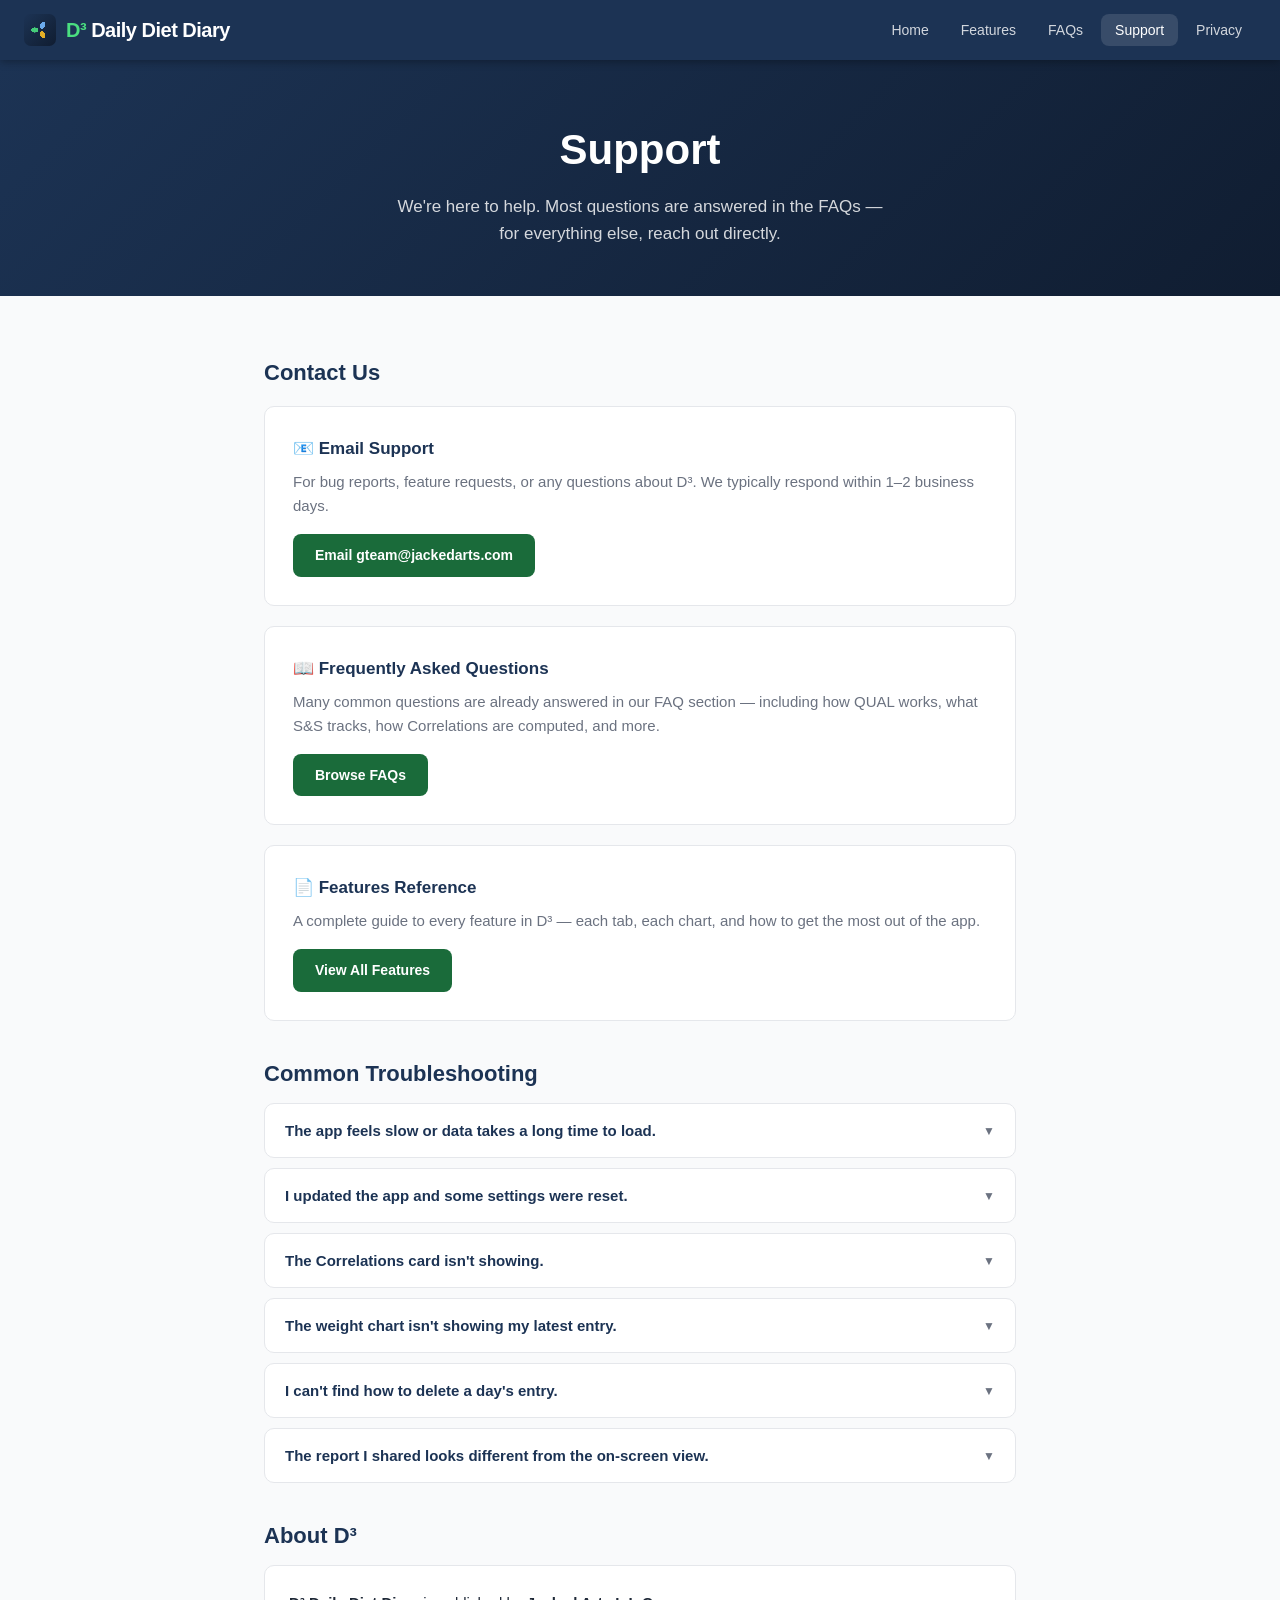
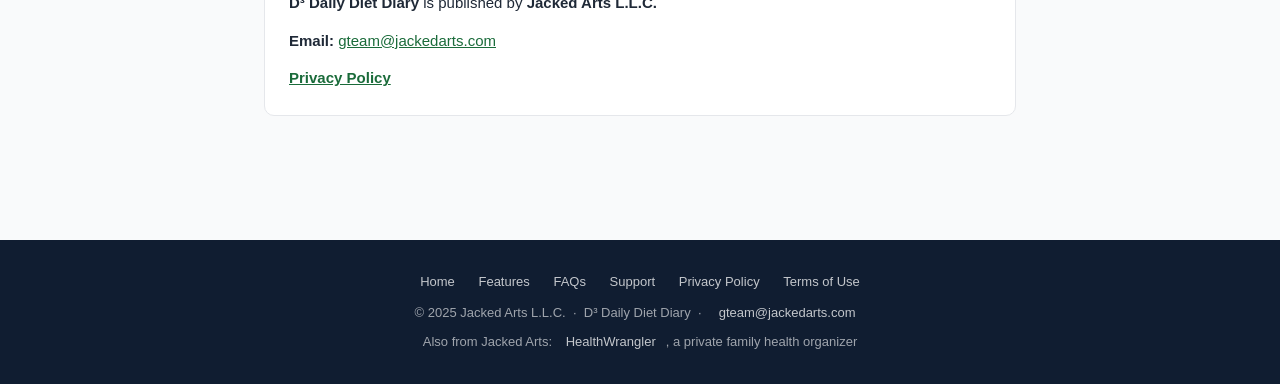
<file: support.html>
<!DOCTYPE html>
<html lang="en">
<head>
  <meta charset="UTF-8">
  <meta name="viewport" content="width=device-width, initial-scale=1.0">
  <title>Support — D³ Daily Diet Diary</title>
  <meta name="description" content="Get help with D³ Daily Diet Diary. Contact support, find troubleshooting tips, and access resources.">
  <style>
/* ─── D³ Daily Diet Diary — Website Stylesheet ──────────────────────────────── */

:root {
  --navy:      #1c3354;
  --navy-dark: #101d31;
  --green:     #1A6B3A;
  --green-lt:  #4ade80;
  --blue:      #74b9ff;
  --amber:     #fbbf24;
  --text:      #1f2937;
  --text-sec:  #6b7280;
  --bg:        #f9fafb;
  --card:      #ffffff;
  --border:    #e5e7eb;
  --radius:    10px;
}

* { box-sizing: border-box; margin: 0; padding: 0; }

body {
  font-family: -apple-system, BlinkMacSystemFont, 'Segoe UI', Helvetica, Arial, sans-serif;
  color: var(--text);
  background: var(--bg);
  line-height: 1.6;
}

/* ─── Navigation ─────────────────────────────────────────────────────────────── */

nav {
  background: var(--navy);
  padding: 0 24px;
  display: flex;
  align-items: center;
  justify-content: space-between;
  height: 60px;
  position: sticky;
  top: 0;
  z-index: 100;
  box-shadow: 0 2px 8px rgba(0,0,0,0.3);
}

.nav-brand {
  display: flex;
  align-items: center;
  gap: 10px;
  text-decoration: none;
}

.nav-logo-text {
  font-size: 20px;
  font-weight: 900;
  color: #ffffff;
  letter-spacing: -0.5px;
}

.nav-logo-text span { color: var(--green-lt); }

.nav-links {
  display: flex;
  gap: 4px;
  list-style: none;
}

.nav-links a {
  color: rgba(255,255,255,0.8);
  text-decoration: none;
  padding: 8px 14px;
  border-radius: 8px;
  font-size: 14px;
  font-weight: 500;
  transition: all 0.15s;
}

.nav-links a:hover,
.nav-links a.active {
  color: #ffffff;
  background: rgba(255,255,255,0.12);
}

/* hamburger — mobile */
.nav-toggle {
  display: none;
  flex-direction: column;
  gap: 5px;
  cursor: pointer;
  padding: 6px;
  background: none;
  border: none;
}
.nav-toggle span {
  display: block;
  width: 22px;
  height: 2px;
  background: #fff;
  border-radius: 2px;
  transition: all 0.2s;
}

@media (max-width: 640px) {
  .nav-links { display: none; flex-direction: column; position: absolute; top: 60px; left: 0; right: 0; background: var(--navy); padding: 12px; gap: 4px; }
  .nav-links.open { display: flex; }
  .nav-toggle { display: flex; }
}

/* ─── Hero ──────────────────────────────────────────────────────────────────── */

.hero {
  background: linear-gradient(135deg, var(--navy) 0%, var(--navy-dark) 100%);
  color: #fff;
  padding: 80px 24px 64px;
  text-align: center;
}

.hero-leaf {
  display: inline-block;
  margin-bottom: 24px;
}

.hero h1 {
  font-size: clamp(32px, 5vw, 52px);
  font-weight: 900;
  margin-bottom: 16px;
  line-height: 1.15;
}

.hero h1 .d3 { color: var(--green-lt); }

.hero p {
  font-size: 18px;
  opacity: 0.85;
  max-width: 520px;
  margin: 0 auto 32px;
}

.btn {
  display: inline-block;
  padding: 14px 32px;
  border-radius: 12px;
  font-size: 16px;
  font-weight: 700;
  text-decoration: none;
  transition: all 0.15s;
  cursor: pointer;
  border: none;
}

.btn-primary {
  background: var(--green);
  color: #fff;
}
.btn-primary:hover { background: #155d31; transform: translateY(-1px); }

.btn-outline {
  background: transparent;
  color: #fff;
  border: 2px solid rgba(255,255,255,0.5);
  margin-left: 12px;
}
.btn-outline:hover { border-color: #fff; background: rgba(255,255,255,0.08); }

.hero-btns { display: flex; gap: 12px; justify-content: center; flex-wrap: wrap; }

/* ─── Badges ────────────────────────────────────────────────────────────────── */

.badge-row {
  display: flex;
  gap: 12px;
  justify-content: center;
  flex-wrap: wrap;
  margin-top: 40px;
}

.badge {
  background: rgba(255,255,255,0.10);
  border: 1px solid rgba(255,255,255,0.18);
  border-radius: 8px;
  padding: 8px 16px;
  font-size: 13px;
  font-weight: 600;
  color: rgba(255,255,255,0.9);
}

/* ─── Section ────────────────────────────────────────────────────────────────── */

.section {
  padding: 64px 24px;
  max-width: 1040px;
  margin: 0 auto;
}

.section-alt {
  background: #fff;
}
.section-alt .section { /* inner wrapper still constrained */ }
.section-alt-inner {
  background: #fff;
  padding: 64px 24px;
}
.section-alt-inner > * { max-width: 1040px; margin-left: auto; margin-right: auto; }

.section-label {
  font-size: 12px;
  font-weight: 700;
  text-transform: uppercase;
  letter-spacing: 1.5px;
  color: var(--green);
  margin-bottom: 8px;
}

.section-title {
  font-size: clamp(26px, 3.5vw, 36px);
  font-weight: 800;
  color: var(--navy);
  margin-bottom: 12px;
  line-height: 1.2;
}

.section-sub {
  font-size: 17px;
  color: var(--text-sec);
  max-width: 600px;
  margin-bottom: 40px;
}

/* ─── Feature grid ───────────────────────────────────────────────────────────── */

.feature-grid {
  display: grid;
  grid-template-columns: repeat(auto-fill, minmax(280px, 1fr));
  gap: 20px;
}

.feature-card {
  background: var(--card);
  border: 1px solid var(--border);
  border-radius: var(--radius);
  padding: 24px;
  transition: box-shadow 0.15s, transform 0.15s;
}

.feature-card:hover { box-shadow: 0 4px 16px rgba(0,0,0,0.08); transform: translateY(-2px); }

.feature-icon {
  font-size: 28px;
  margin-bottom: 12px;
  display: block;
}

.feature-card h3 {
  font-size: 16px;
  font-weight: 700;
  color: var(--navy);
  margin-bottom: 6px;
}

.feature-card p {
  font-size: 14px;
  color: var(--text-sec);
  line-height: 1.55;
}

/* ─── Stats band ─────────────────────────────────────────────────────────────── */

.stats-band {
  background: linear-gradient(135deg, var(--navy), var(--navy-dark));
  color: #fff;
  padding: 48px 24px;
  text-align: center;
}

.stats-inner {
  max-width: 800px;
  margin: 0 auto;
  display: grid;
  grid-template-columns: repeat(auto-fit, minmax(150px, 1fr));
  gap: 32px;
}

.stat-item .stat-val {
  font-size: 36px;
  font-weight: 900;
  color: var(--green-lt);
  display: block;
}
.stat-item .stat-label {
  font-size: 13px;
  opacity: 0.75;
  margin-top: 4px;
}

/* ─── CTA ────────────────────────────────────────────────────────────────────── */

.cta-band {
  background: var(--green);
  color: #fff;
  text-align: center;
  padding: 56px 24px;
}

.cta-band h2 { font-size: 28px; font-weight: 800; margin-bottom: 10px; }
.cta-band p  { opacity: 0.85; margin-bottom: 28px; }
.cta-band .btn-cta {
  background: #fff;
  color: var(--green);
  font-weight: 800;
  padding: 14px 36px;
  border-radius: 12px;
  text-decoration: none;
  font-size: 16px;
  display: inline-block;
  transition: transform 0.15s;
}
.cta-band .btn-cta:hover { transform: translateY(-2px); }

/* ─── Page header (interior pages) ──────────────────────────────────────────── */

.page-header {
  background: linear-gradient(135deg, var(--navy), var(--navy-dark));
  color: #fff;
  padding: 56px 24px 48px;
  text-align: center;
}

.page-header h1 {
  font-size: clamp(28px, 4vw, 42px);
  font-weight: 900;
  margin-bottom: 10px;
}

.page-header p {
  font-size: 17px;
  opacity: 0.82;
  max-width: 500px;
  margin: 0 auto;
}

/* ─── Prose (policy, support, etc.) ─────────────────────────────────────────── */

.prose {
  max-width: 760px;
  margin: 0 auto;
  padding: 56px 24px;
}

.prose h2 {
  font-size: 22px;
  font-weight: 800;
  color: var(--navy);
  margin: 36px 0 10px;
  padding-top: 8px;
  border-top: 2px solid var(--border);
}
.prose h2:first-of-type { border-top: none; margin-top: 0; }

.prose h3 {
  font-size: 17px;
  font-weight: 700;
  color: var(--navy);
  margin: 20px 0 6px;
}

.prose p {
  font-size: 15px;
  color: var(--text);
  margin-bottom: 14px;
  line-height: 1.7;
}

.prose ul, .prose ol {
  margin: 10px 0 16px 20px;
}

.prose li {
  font-size: 15px;
  color: var(--text);
  margin-bottom: 6px;
  line-height: 1.65;
}

.prose a {
  color: var(--green);
  text-decoration: underline;
}

.prose .updated {
  font-size: 13px;
  color: var(--text-sec);
  margin-bottom: 28px;
  font-style: italic;
}

/* ─── FAQ accordion ──────────────────────────────────────────────────────────── */

.faq-list {
  max-width: 760px;
  margin: 0 auto;
}

.faq-item {
  border: 1px solid var(--border);
  border-radius: var(--radius);
  margin-bottom: 10px;
  background: #fff;
}

.faq-q {
  width: 100%;
  text-align: left;
  background: none;
  border: none;
  padding: 18px 20px;
  font-size: 15px;
  font-weight: 700;
  color: var(--navy);
  cursor: pointer;
  display: flex;
  justify-content: space-between;
  align-items: center;
  gap: 12px;
}

.faq-q .arrow {
  font-size: 12px;
  transition: transform 0.2s;
  flex-shrink: 0;
  color: var(--text-sec);
}

.faq-item.open .arrow { transform: rotate(180deg); }

.faq-a {
  display: none;
  padding: 0 20px 18px;
  font-size: 15px;
  color: var(--text);
  line-height: 1.7;
  border-top: 1px solid var(--border);
  padding-top: 14px;
}

.faq-item.open .faq-a { display: block; }

/* ─── Contact card ───────────────────────────────────────────────────────────── */

.contact-card {
  background: #fff;
  border: 1px solid var(--border);
  border-radius: var(--radius);
  padding: 28px;
  margin-bottom: 20px;
}

.contact-card h3 {
  font-size: 17px;
  font-weight: 700;
  color: var(--navy);
  margin-bottom: 8px;
}

.contact-card p {
  font-size: 15px;
  color: var(--text-sec);
  margin-bottom: 16px;
}

.contact-card a {
  display: inline-block;
  background: var(--green);
  color: #fff;
  text-decoration: none;
  padding: 10px 22px;
  border-radius: 8px;
  font-weight: 700;
  font-size: 14px;
  transition: background 0.15s;
}

.contact-card a:hover { background: #155d31; }

/* ─── Pill tags ──────────────────────────────────────────────────────────────── */

.pill-row { display: flex; flex-wrap: wrap; gap: 8px; margin-top: 8px; }
.pill {
  background: rgba(26,107,58,0.10);
  color: var(--green);
  border: 1px solid rgba(26,107,58,0.25);
  border-radius: 20px;
  padding: 4px 12px;
  font-size: 13px;
  font-weight: 600;
}

/* ─── Footer ─────────────────────────────────────────────────────────────────── */

footer {
  background: var(--navy-dark);
  color: rgba(255,255,255,0.6);
  text-align: center;
  padding: 32px 24px;
  font-size: 13px;
}

footer a {
  color: rgba(255,255,255,0.75);
  text-decoration: none;
  margin: 0 10px;
}
footer a:hover { color: #fff; }

.footer-links { margin-bottom: 10px; }

/* ─── Tri-leaf SVG logo ──────────────────────────────────────────────────────── */

.triLeaf { display: inline-block; }

</style>
<link rel="icon" type="image/png" sizes="16x16" href="favicon-16x16.png">
<link rel="icon" type="image/png" sizes="32x32" href="favicon-32x32.png">
<link rel="apple-touch-icon" href="apple-touch-icon.png">
</head>
<body>

<nav>
  <a class="nav-brand" href="index.html">
    <img src="favicon-32x32.png" alt="D³" width="32" height="32" style="border-radius:7px;display:block;">
    <span class="nav-logo-text"><span>D³</span> Daily Diet Diary</span>
  </a>
  <button class="nav-toggle" id="navToggle"><span></span><span></span><span></span></button>
  <ul class="nav-links" id="navLinks">
    <li><a href="index.html">Home</a></li>
    <li><a href="features.html">Features</a></li>
    <li><a href="faqs.html">FAQs</a></li>
    <li><a href="support.html" class="active">Support</a></li>
    <li><a href="privacy-policy.html">Privacy</a></li>
  </ul>
</nav>

<div class="page-header">
  <h1>Support</h1>
  <p>We're here to help. Most questions are answered in the FAQs — for everything else, reach out directly.</p>
</div>

<div class="section" style="max-width: 800px; margin: 0 auto;">

  <!-- Contact card -->
  <h2 class="section-title" style="font-size: 22px; margin-bottom: 20px;">Contact Us</h2>

  <div class="contact-card">
    <h3>📧 Email Support</h3>
    <p>For bug reports, feature requests, or any questions about D³. We typically respond within 1–2 business days.</p>
    <a href="mailto:gteam@jackedarts.com?subject=D³ Daily Diet Diary Support">Email gteam@jackedarts.com</a>
  </div>

  <div class="contact-card">
    <h3>📖 Frequently Asked Questions</h3>
    <p>Many common questions are already answered in our FAQ section — including how QUAL works, what S&S tracks, how Correlations are computed, and more.</p>
    <a href="faqs.html">Browse FAQs</a>
  </div>

  <div class="contact-card">
    <h3>📄 Features Reference</h3>
    <p>A complete guide to every feature in D³ — each tab, each chart, and how to get the most out of the app.</p>
    <a href="features.html">View All Features</a>
  </div>

  <!-- Troubleshooting -->
  <h2 class="section-title" style="font-size: 22px; margin: 40px 0 16px;">Common Troubleshooting</h2>

  <div class="faq-list">

    <div class="faq-item">
      <button class="faq-q">
        The app feels slow or data takes a long time to load.
        <span class="arrow">▼</span>
      </button>
      <div class="faq-a">
        D³ reads your logs directly from local storage each time you open a screen. On the History/Trends view with a long date range (6M, 1Y, or ALL), loading can take a few seconds as it processes every week of data. This is normal. If performance feels unusually slow, try switching to the 3M range to see if that's faster. If the app is consistently sluggish, try force-closing and reopening it.
      </div>
    </div>

    <div class="faq-item">
      <button class="faq-q">
        I updated the app and some settings were reset.
        <span class="arrow">▼</span>
      </button>
      <div class="faq-a">
        App updates preserve your logged data (entries, tags, exercise logs, etc.) since they're stored using your device's local storage. However, some settings stored in a different way may occasionally reset during a major version update. If you notice something missing, check Settings — most preferences can be re-applied in under a minute.
      </div>
    </div>

    <div class="faq-item">
      <button class="faq-q">
        The Correlations card isn't showing.
        <span class="arrow">▼</span>
      </button>
      <div class="faq-a">
        The Correlations card is at the bottom of the Month tab and History → Trends. It shows a "No patterns yet" note until there's a statistically meaningful pattern to show. It requires at least 30 days of logged entries. For food correlations, you'll need a food attribute switched on in Settings → Correlations, tagged on your meal items (long-press a meal chip), with at least 3 logged exposure days since you switched it on. For medication correlations, you need a medication change event in Settings → Medications plus at least 37 days since the change (default lag of 30 + 7 day buffer), with both before and after data. If conditions aren't met, the card stays on "No patterns yet" — that's intentional.
      </div>
    </div>

    <div class="faq-item">
      <button class="faq-q">
        The weight chart isn't showing my latest entry.
        <span class="arrow">▼</span>
      </button>
      <div class="faq-a">
        Weight is logged per week-start date (Monday). If you entered your weight but haven't yet reached the start of the next week, the chart may show one fewer data point than expected. Try navigating to the Today tab, scrolling to the weight section, and confirming the value was saved. Pull down on the trends screen to refresh if needed.
      </div>
    </div>

    <div class="faq-item">
      <button class="faq-q">
        I can't find how to delete a day's entry.
        <span class="arrow">▼</span>
      </button>
      <div class="faq-a">
        Navigate to the History tab, tap List view, and find the day you want to modify. Tap the row to go to that day's Today view, where you can edit or clear individual fields. There is currently no "delete entire day" button — clearing all fields (QUAL to 0, S&S to 0, blank meal notes) effectively removes the day from your trends.
      </div>
    </div>

    <div class="faq-item">
      <button class="faq-q">
        The report I shared looks different from the on-screen view.
        <span class="arrow">▼</span>
      </button>
      <div class="faq-a">
        Reports are generated as PDF files (or HTML for weekly reports) with a fixed layout designed for print. The Weekly Report uses landscape orientation with seven columns — one per day. The Monthly Report is portrait with a calendar grid and weekly summary table. The Trends Report is landscape with charts, highlights, and a week-by-week table. PDF reports include print margins so nothing is cut off. These are designed to be printed or shared as documents, not to mirror the in-app charts pixel-for-pixel.
      </div>
    </div>

  </div>

  <!-- About -->
  <h2 class="section-title" style="font-size: 22px; margin: 40px 0 16px;">About D³</h2>

  <div style="background: #fff; border: 1px solid var(--border); border-radius: var(--radius); padding: 24px; font-size: 15px; color: var(--text); line-height: 1.7;">
    <p><strong>D³ Daily Diet Diary</strong> is published by <strong>Jacked Arts L.L.C.</strong></p>
    <p style="margin-top: 12px;">
      <strong>Email:</strong> <a href="mailto:gteam@jackedarts.com" style="color: var(--green);">gteam@jackedarts.com</a><br>
    </p>
    <p style="margin-top: 12px;"><a href="privacy-policy.html" style="color: var(--green); font-weight: 700;">Privacy Policy</a></p>
  </div>

</div>

<div style="height: 60px;"></div>

<footer>
  <div class="footer-links">
    <a href="index.html">Home</a>
    <a href="features.html">Features</a>
    <a href="faqs.html">FAQs</a>
    <a href="support.html">Support</a>
    <a href="privacy-policy.html">Privacy Policy</a>
    <a href="terms.html">Terms of Use</a>
  </div>
  <p>© 2025 Jacked Arts L.L.C. &nbsp;·&nbsp; D³ Daily Diet Diary &nbsp;·&nbsp; <a href="mailto:gteam@jackedarts.com">gteam@jackedarts.com</a></p>
  <p style="margin-top:8px">Also from Jacked Arts: <a href="https://jabill.github.io/healthwrangler-app/">HealthWrangler</a>, a private family health organizer</p>
</footer>

<script>
  const toggle = document.getElementById('navToggle');
  const links  = document.getElementById('navLinks');
  if (toggle) toggle.addEventListener('click', () => links.classList.toggle('open'));

  document.querySelectorAll('.faq-q').forEach(btn => {
    btn.addEventListener('click', () => {
      const item = btn.parentElement;
      const wasOpen = item.classList.contains('open');
      document.querySelectorAll('.faq-item').forEach(i => i.classList.remove('open'));
      if (!wasOpen) item.classList.add('open');
    });
  });
</script>
</body>
</html>
</file>
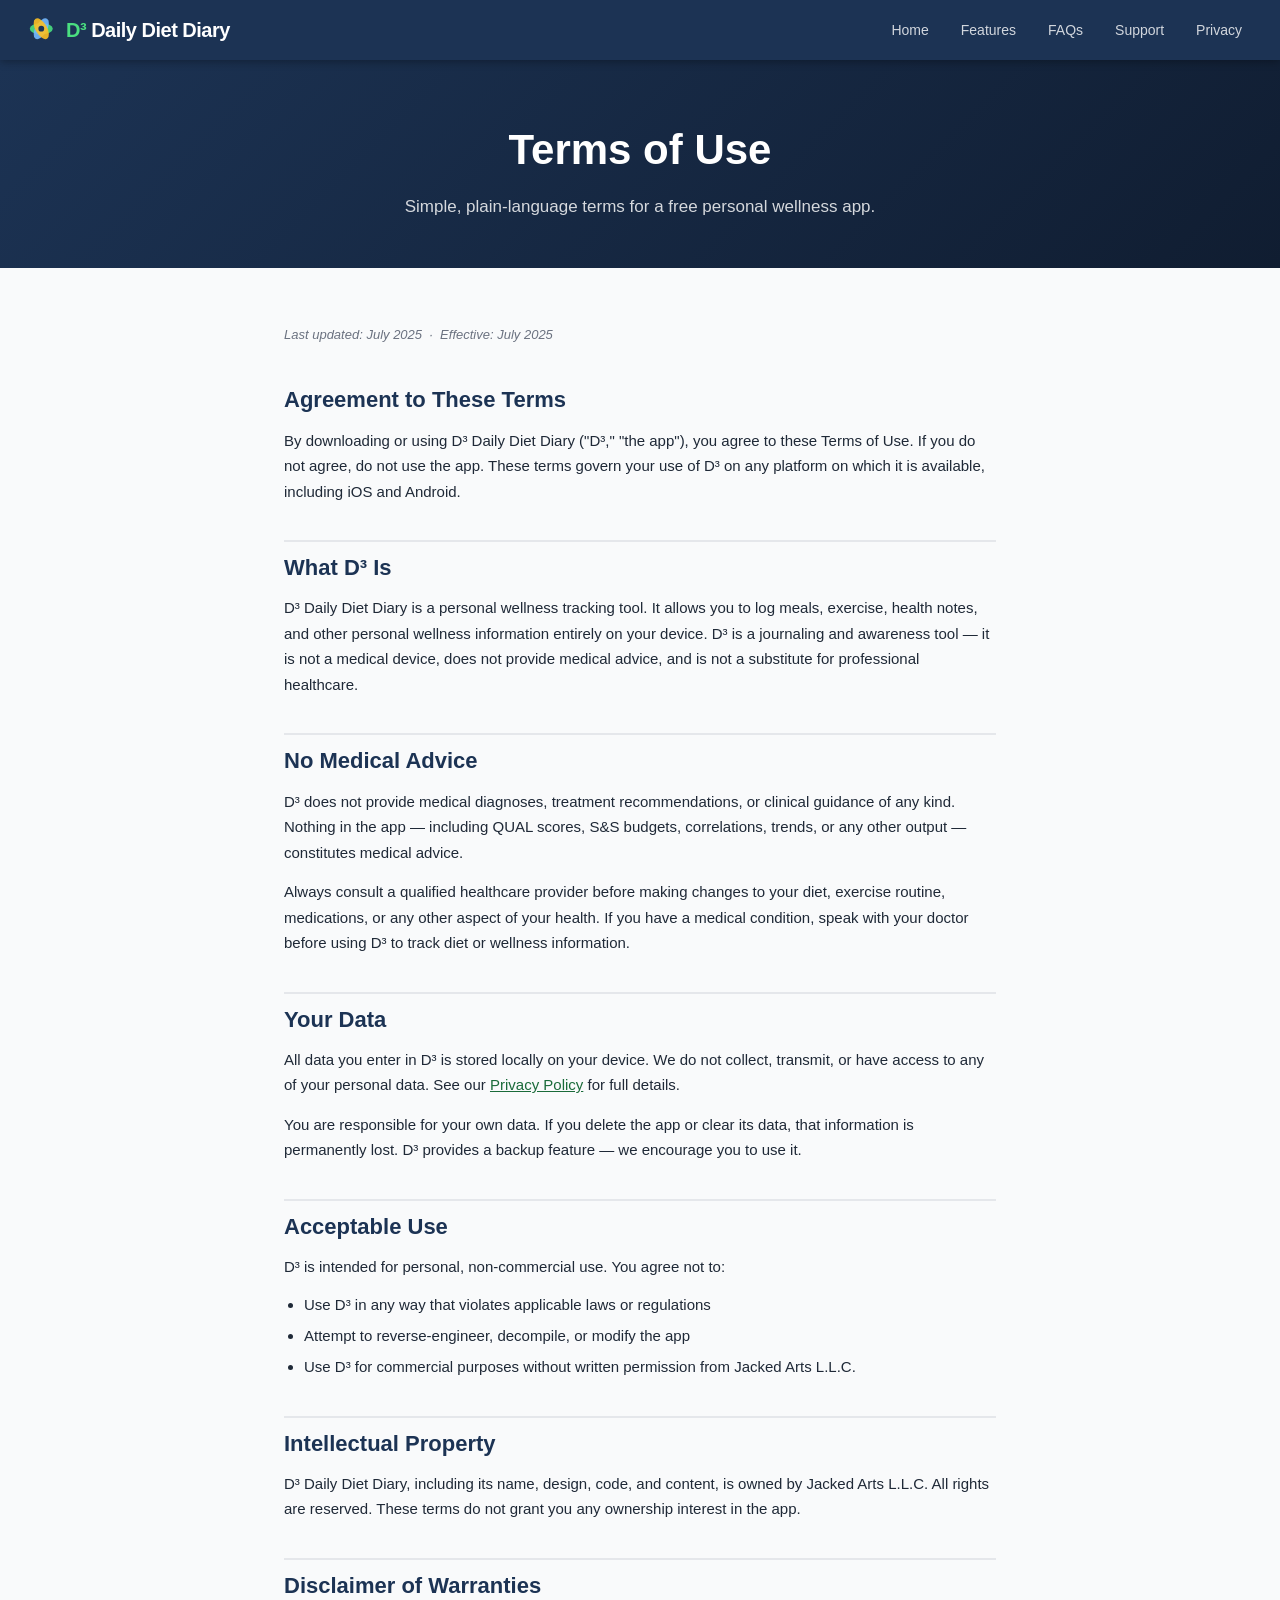
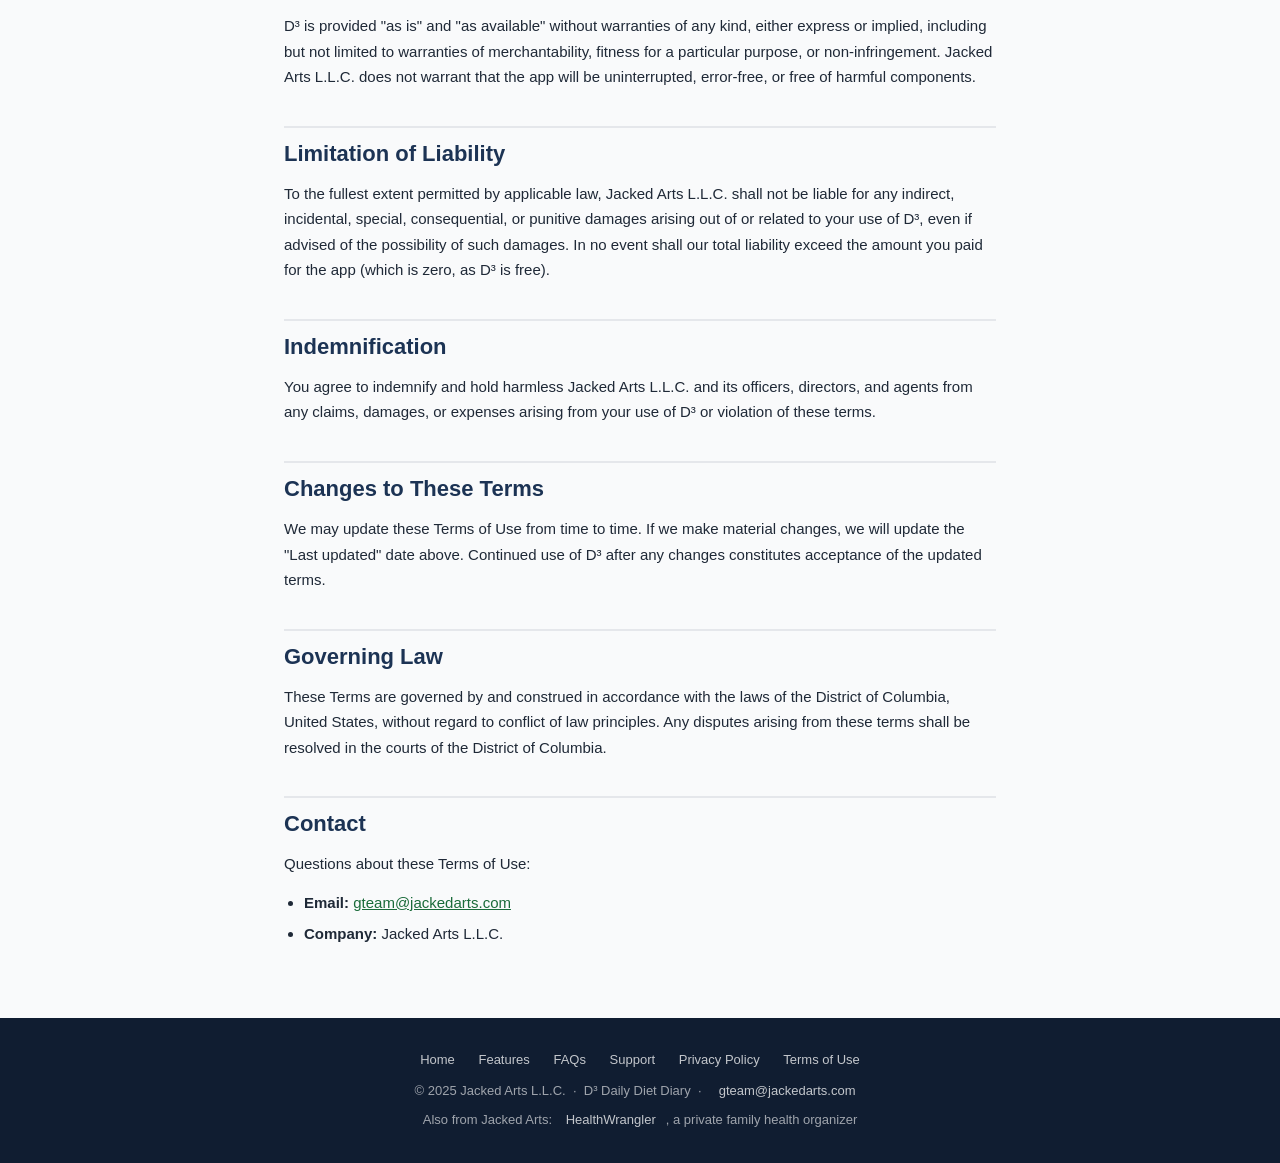
<file: terms.html>
<!DOCTYPE html>
<html lang="en">
<head>
  <meta charset="UTF-8">
  <meta name="viewport" content="width=device-width, initial-scale=1.0">
  <title>Terms of Use — D³ Daily Diet Diary</title>
  <meta name="description" content="Terms of Use for D³ Daily Diet Diary. Simple terms for a free, no-account wellness tracking app.">
  <style>
    /* Inline styles — self-contained page, no external CSS dependency */
    :root {
      --navy: #1c3354;
      --navy-dark: #101d31;
      --green: #1A6B3A;
      --text: #1f2937;
      --text-sec: #6b7280;
      --border: #e5e7eb;
      --bg: #f9fafb;
    }
    * { box-sizing: border-box; margin: 0; padding: 0; }
    body {
      font-family: -apple-system, BlinkMacSystemFont, 'Segoe UI', Helvetica, Arial, sans-serif;
      color: var(--text);
      background: var(--bg);
      line-height: 1.6;
    }
    nav {
      background: var(--navy);
      padding: 0 24px;
      display: flex;
      align-items: center;
      justify-content: space-between;
      height: 60px;
      position: sticky;
      top: 0;
      z-index: 100;
      box-shadow: 0 2px 8px rgba(0,0,0,0.3);
    }
    .nav-brand {
      display: flex;
      align-items: center;
      gap: 10px;
      text-decoration: none;
    }
    .nav-logo-text { font-size: 20px; font-weight: 900; color: #fff; letter-spacing: -0.5px; }
    .nav-logo-text span { color: #4ade80; }
    .nav-links { display: flex; gap: 4px; list-style: none; }
    .nav-links a {
      color: rgba(255,255,255,0.8);
      text-decoration: none;
      padding: 8px 14px;
      border-radius: 8px;
      font-size: 14px;
      font-weight: 500;
      transition: all 0.15s;
    }
    .nav-links a:hover, .nav-links a.active { color: #fff; background: rgba(255,255,255,0.12); }
    @media (max-width: 640px) { .nav-links { display: none; } }

    .page-header {
      background: linear-gradient(135deg, var(--navy), var(--navy-dark));
      color: #fff;
      padding: 56px 24px 48px;
      text-align: center;
    }
    .page-header h1 { font-size: clamp(28px, 4vw, 42px); font-weight: 900; margin-bottom: 10px; }
    .page-header p { font-size: 17px; opacity: 0.82; max-width: 500px; margin: 0 auto; }

    .prose {
      max-width: 760px;
      margin: 0 auto;
      padding: 56px 24px;
    }
    .prose .updated { font-size: 13px; color: var(--text-sec); margin-bottom: 28px; font-style: italic; }
    .prose h2 {
      font-size: 22px; font-weight: 800; color: var(--navy);
      margin: 36px 0 10px; padding-top: 8px;
      border-top: 2px solid var(--border);
    }
    .prose h2:first-of-type { border-top: none; margin-top: 0; }
    .prose p { font-size: 15px; color: var(--text); margin-bottom: 14px; line-height: 1.7; }
    .prose ul { margin: 10px 0 16px 20px; }
    .prose li { font-size: 15px; color: var(--text); margin-bottom: 6px; line-height: 1.65; }
    .prose a { color: var(--green); text-decoration: underline; }

    footer {
      background: var(--navy-dark);
      color: rgba(255,255,255,0.6);
      text-align: center;
      padding: 32px 24px;
      font-size: 13px;
    }
    footer a { color: rgba(255,255,255,0.75); text-decoration: none; margin: 0 10px; }
    footer a:hover { color: #fff; }
    .footer-links { margin-bottom: 10px; }
  </style>
</head>
<body>

<nav>
  <a class="nav-brand" href="index.html">
    <svg width="32" height="32" viewBox="0 0 100 100" xmlns="http://www.w3.org/2000/svg">
      <ellipse rx="18" ry="36" transform="translate(54,46) rotate(-90)" fill="#4ade80" opacity="0.9"/>
      <ellipse rx="18" ry="36" transform="translate(54,46) rotate(30)" fill="#74b9ff" opacity="0.9"/>
      <ellipse rx="18" ry="36" transform="translate(54,46) rotate(150)" fill="#fbbf24" opacity="0.9"/>
      <circle cx="54" cy="46" r="9" fill="#1c3354"/>
    </svg>
    <span class="nav-logo-text"><span>D³</span> Daily Diet Diary</span>
  </a>
  <ul class="nav-links">
    <li><a href="index.html">Home</a></li>
    <li><a href="features.html">Features</a></li>
    <li><a href="faqs.html">FAQs</a></li>
    <li><a href="support.html">Support</a></li>
    <li><a href="privacy-policy.html">Privacy</a></li>
  </ul>
</nav>

<div class="page-header">
  <h1>Terms of Use</h1>
  <p>Simple, plain-language terms for a free personal wellness app.</p>
</div>

<div class="prose">
  <p class="updated">Last updated: July 2025 &nbsp;·&nbsp; Effective: July 2025</p>

  <h2>Agreement to These Terms</h2>
  <p>By downloading or using D³ Daily Diet Diary ("D³," "the app"), you agree to these Terms of Use. If you do not agree, do not use the app. These terms govern your use of D³ on any platform on which it is available, including iOS and Android.</p>

  <h2>What D³ Is</h2>
  <p>D³ Daily Diet Diary is a personal wellness tracking tool. It allows you to log meals, exercise, health notes, and other personal wellness information entirely on your device. D³ is a journaling and awareness tool — it is not a medical device, does not provide medical advice, and is not a substitute for professional healthcare.</p>

  <h2>No Medical Advice</h2>
  <p>D³ does not provide medical diagnoses, treatment recommendations, or clinical guidance of any kind. Nothing in the app — including QUAL scores, S&S budgets, correlations, trends, or any other output — constitutes medical advice.</p>
  <p>Always consult a qualified healthcare provider before making changes to your diet, exercise routine, medications, or any other aspect of your health. If you have a medical condition, speak with your doctor before using D³ to track diet or wellness information.</p>

  <h2>Your Data</h2>
  <p>All data you enter in D³ is stored locally on your device. We do not collect, transmit, or have access to any of your personal data. See our <a href="privacy-policy.html">Privacy Policy</a> for full details.</p>
  <p>You are responsible for your own data. If you delete the app or clear its data, that information is permanently lost. D³ provides a backup feature — we encourage you to use it.</p>

  <h2>Acceptable Use</h2>
  <p>D³ is intended for personal, non-commercial use. You agree not to:</p>
  <ul>
    <li>Use D³ in any way that violates applicable laws or regulations</li>
    <li>Attempt to reverse-engineer, decompile, or modify the app</li>
    <li>Use D³ for commercial purposes without written permission from Jacked Arts L.L.C.</li>
  </ul>

  <h2>Intellectual Property</h2>
  <p>D³ Daily Diet Diary, including its name, design, code, and content, is owned by Jacked Arts L.L.C. All rights are reserved. These terms do not grant you any ownership interest in the app.</p>

  <h2>Disclaimer of Warranties</h2>
  <p>D³ is provided "as is" and "as available" without warranties of any kind, either express or implied, including but not limited to warranties of merchantability, fitness for a particular purpose, or non-infringement. Jacked Arts L.L.C. does not warrant that the app will be uninterrupted, error-free, or free of harmful components.</p>

  <h2>Limitation of Liability</h2>
  <p>To the fullest extent permitted by applicable law, Jacked Arts L.L.C. shall not be liable for any indirect, incidental, special, consequential, or punitive damages arising out of or related to your use of D³, even if advised of the possibility of such damages. In no event shall our total liability exceed the amount you paid for the app (which is zero, as D³ is free).</p>

  <h2>Indemnification</h2>
  <p>You agree to indemnify and hold harmless Jacked Arts L.L.C. and its officers, directors, and agents from any claims, damages, or expenses arising from your use of D³ or violation of these terms.</p>

  <h2>Changes to These Terms</h2>
  <p>We may update these Terms of Use from time to time. If we make material changes, we will update the "Last updated" date above. Continued use of D³ after any changes constitutes acceptance of the updated terms.</p>

  <h2>Governing Law</h2>
  <p>These Terms are governed by and construed in accordance with the laws of the District of Columbia, United States, without regard to conflict of law principles. Any disputes arising from these terms shall be resolved in the courts of the District of Columbia.</p>

  <h2>Contact</h2>
  <p>Questions about these Terms of Use:</p>
  <ul>
    <li><strong>Email:</strong> <a href="mailto:gteam@jackedarts.com">gteam@jackedarts.com</a></li>
    <li><strong>Company:</strong> Jacked Arts L.L.C.</li>
  </ul>
</div>

<footer>
  <div class="footer-links">
    <a href="index.html">Home</a>
    <a href="features.html">Features</a>
    <a href="faqs.html">FAQs</a>
    <a href="support.html">Support</a>
    <a href="privacy-policy.html">Privacy Policy</a>
    <a href="terms.html">Terms of Use</a>
  </div>
  <p>© 2025 Jacked Arts L.L.C. &nbsp;·&nbsp; D³ Daily Diet Diary &nbsp;·&nbsp; <a href="mailto:gteam@jackedarts.com">gteam@jackedarts.com</a></p>
  <p style="margin-top:8px">Also from Jacked Arts: <a href="https://jabill.github.io/healthwrangler-app/">HealthWrangler</a>, a private family health organizer</p>
</footer>

</body>
</html>
</file>
